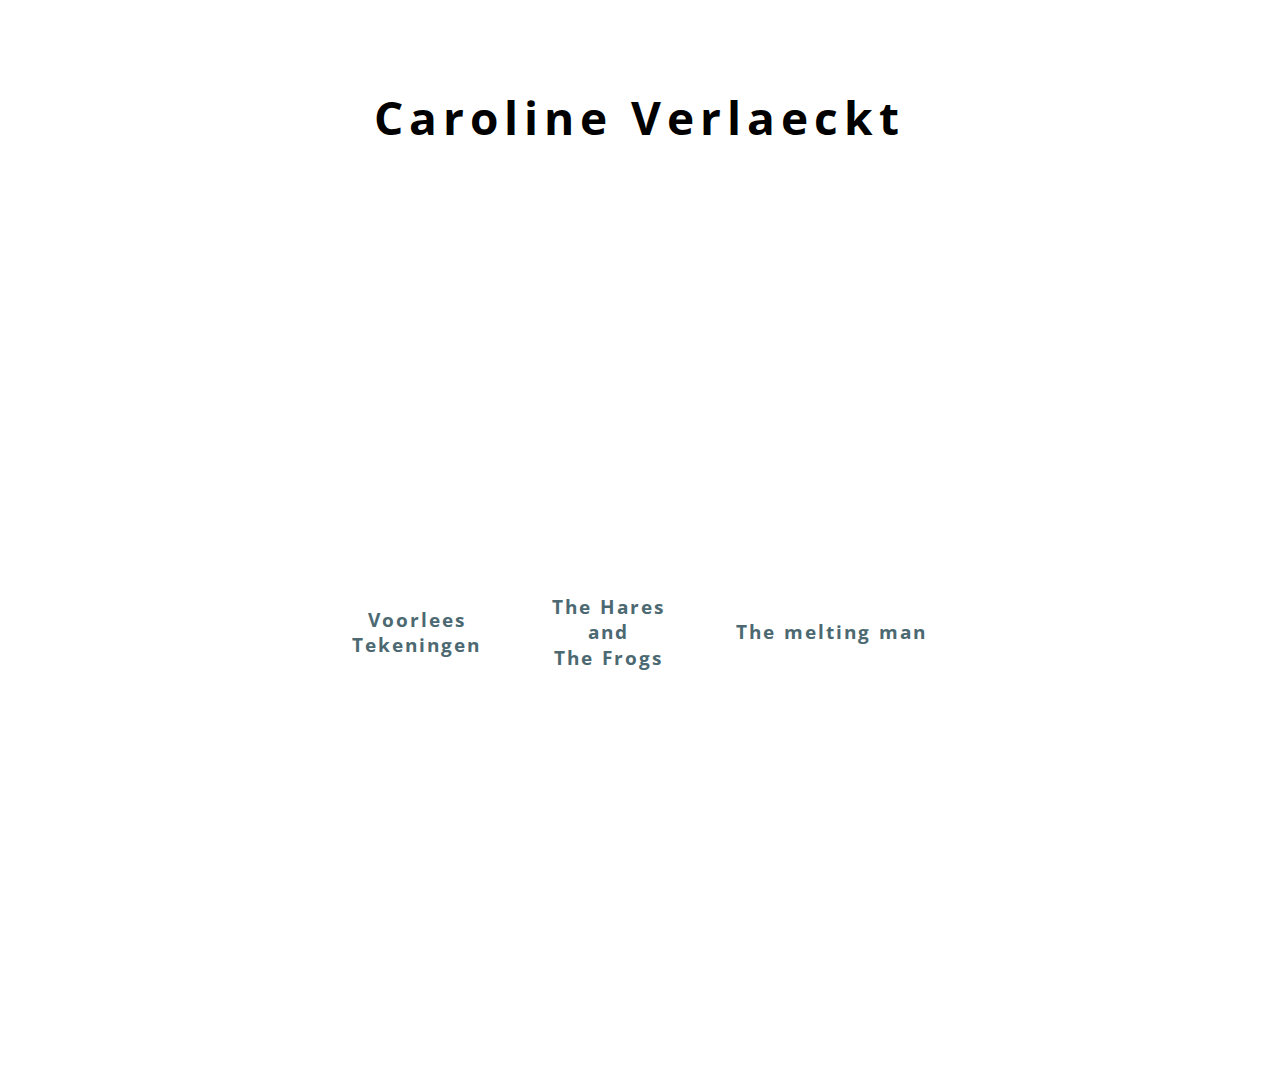
<file: index.html>
<!DOCTYPE html>
<html>
<head>
  <!-- Site made with Mobirise Website Builder v3.12.1, https://mobirise.com -->
  <meta charset="UTF-8">
  <meta http-equiv="X-UA-Compatible" content="IE=edge">
  <meta name="generator" content="Mobirise v3.12.1, mobirise.com">
  <meta name="viewport" content="width=device-width, initial-scale=1">
  <link rel="shortcut icon" href="assets/images/logo.png" type="image/x-icon">
  <meta name="description" content="">
  
  <link rel="stylesheet" href="https://fonts.googleapis.com/css?family=Roboto:700,400&amp;subset=cyrillic,latin,greek,vietnamese">
  <link rel="stylesheet" href="assets/bootstrap/css/bootstrap.min.css">
  <link rel="stylesheet" href="assets/animate.css/animate.min.css">
  <link rel="stylesheet" href="assets/mobirise/css/style.css">
  <link rel="stylesheet" href="assets/mobirise/css/mbr-additional.css" type="text/css">
  
  
  
</head>
<body>
<section class="mbr-section mbr-section--relative mbr-section--fixed-size" id="content5-6" style="background-color: rgb(255, 255, 255);">
    
    <div class="mbr-section__container container mbr-section__container--first" style="padding-top: 93px;">
        <div class="mbr-header mbr-header--wysiwyg row">
            <div class="col-sm-8 col-sm-offset-2">
                <h3 class="mbr-header__text">Caroline Verlaeckt</h3>
                
            </div>
        </div>
    </div>
    <div class="mbr-section__container container mbr-section__container--last" style="padding-bottom: 0px;">
        <div class="row">
            <div class="mbr-article mbr-article--wysiwyg col-sm-8 col-sm-offset-2"></div>
        </div>
    </div>
    
</section>

<section class="engine"><a rel="external" href="https://mobirise.com">Mobirise</a></section><section class="mbr-box mbr-section mbr-section--relative mbr-section--fixed-size mbr-section--full-height mbr-section--bg-adapted" id="header4-8" style="background-color: rgb(255, 255, 255);">
    <div class="mbr-box__magnet mbr-box__magnet--sm-padding mbr-box__magnet--center-center">
        
        <div class="mbr-box__container mbr-section__container container">
            <div class="mbr-box mbr-box--stretched"><div class="mbr-box__magnet mbr-box__magnet--center-center">
                <div class="row"><div class=" col-sm-8 col-sm-offset-2">
                    <div class="mbr-hero animated fadeInUp">
                        
                        
                    </div>
                    <div class="mbr-buttons btn-inverse mbr-buttons--center"><a class="mbr-buttons__btn btn btn-lg animated fadeInUp delay btn-link" href="tekeningen1.html" target="_blank">Voorlees<br>Tekeningen<br></a> <a class="mbr-buttons__btn btn btn-lg animated fadeInUp delay btn-link" href="tolsoty1.html" target="_blank">The Hares<br>and<br>The Frogs<br></a> <a class="mbr-buttons__btn btn btn-lg animated fadeInUp delay btn-link" href="meltingman1.html" target="_blank">The melting man</a></div>
                </div></div>
            </div></div>
        </div>
        
    </div>
</section>


  <script src="assets/web/assets/jquery/jquery.min.js"></script>
  <script src="assets/bootstrap/js/bootstrap.min.js"></script>
  <script src="assets/smooth-scroll/smooth-scroll.js"></script>
  <script src="assets/mobirise/js/script.js"></script>
  
  
</body>
</html>
</file>
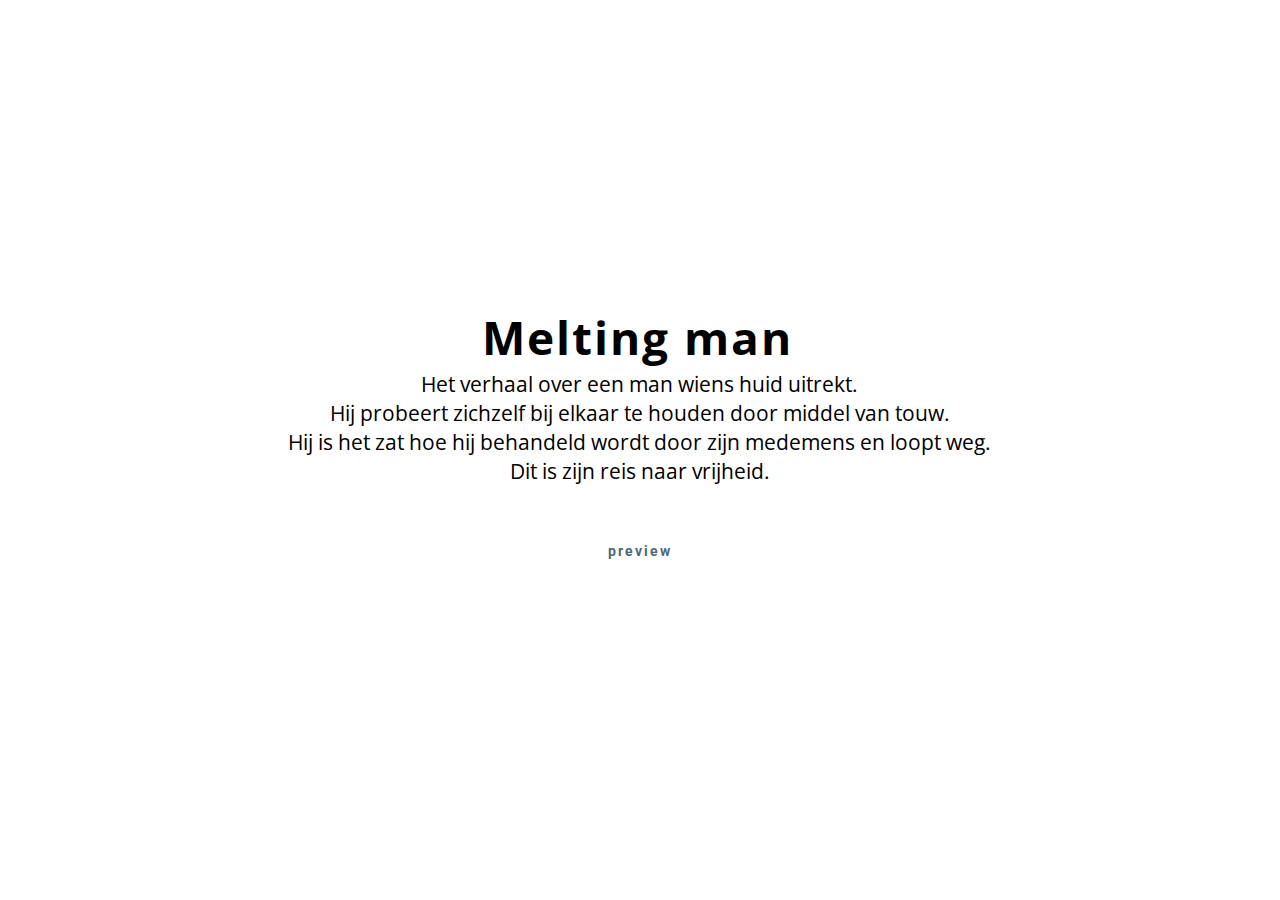
<file: meltingman1.html>
<!DOCTYPE html>
<html>
<head>
  <!-- Site made with Mobirise Website Builder v3.12.1, https://mobirise.com -->
  <meta charset="UTF-8">
  <meta http-equiv="X-UA-Compatible" content="IE=edge">
  <meta name="generator" content="Mobirise v3.12.1, mobirise.com">
  <meta name="viewport" content="width=device-width, initial-scale=1">
  <link rel="shortcut icon" href="assets/images/logo.png" type="image/x-icon">
  <meta name="description" content="Website Generator Description">
  <title>smeltman</title>
  <link rel="stylesheet" href="https://fonts.googleapis.com/css?family=Roboto:700,400&amp;subset=cyrillic,latin,greek,vietnamese">
  <link rel="stylesheet" href="assets/bootstrap/css/bootstrap.min.css">
  <link rel="stylesheet" href="assets/animate.css/animate.min.css">
  <link rel="stylesheet" href="assets/mobirise/css/style.css">
  <link rel="stylesheet" href="assets/mobirise/css/mbr-additional.css" type="text/css">
  
  
  
</head>
<body>
<section class="mbr-box mbr-section mbr-section--relative mbr-section--fixed-size mbr-section--full-height mbr-section--bg-adapted" id="header4-1" style="background-color: rgb(255, 255, 255);">
    <div class="mbr-box__magnet mbr-box__magnet--sm-padding mbr-box__magnet--center-center">
        
        <div class="mbr-box__container mbr-section__container container">
            <div class="mbr-box mbr-box--stretched"><div class="mbr-box__magnet mbr-box__magnet--center-center">
                <div class="row"><div class=" col-sm-8 col-sm-offset-2">
                    <div class="mbr-hero animated fadeInUp">
                        <h1 class="mbr-hero__text">Melting man</h1>
                        <p class="mbr-hero__subtext">Het verhaal over een man wiens huid uitrekt.<br>Hij probeert zichzelf bij elkaar te houden door middel van touw.<br>Hij is het zat hoe hij behandeld wordt door zijn medemens en loopt weg.<br>Dit is zijn reis naar vrijheid.</p>
                    </div>
                    <div class="mbr-buttons btn-inverse mbr-buttons--center"><a class="mbr-buttons__btn btn btn-lg animated fadeInUp delay btn-link" href="https://mobirise.com">preview</a> </div>
                </div></div>
            </div></div>
        </div>
        
    </div>
</section>


  <section class="engine"><a rel="external" href="https://mobirise.com">mobirise.com</a></section><script src="assets/web/assets/jquery/jquery.min.js"></script>
  <script src="assets/bootstrap/js/bootstrap.min.js"></script>
  <script src="assets/smooth-scroll/smooth-scroll.js"></script>
  <script src="assets/mobirise/js/script.js"></script>
  
  
</body>
</html>
</file>
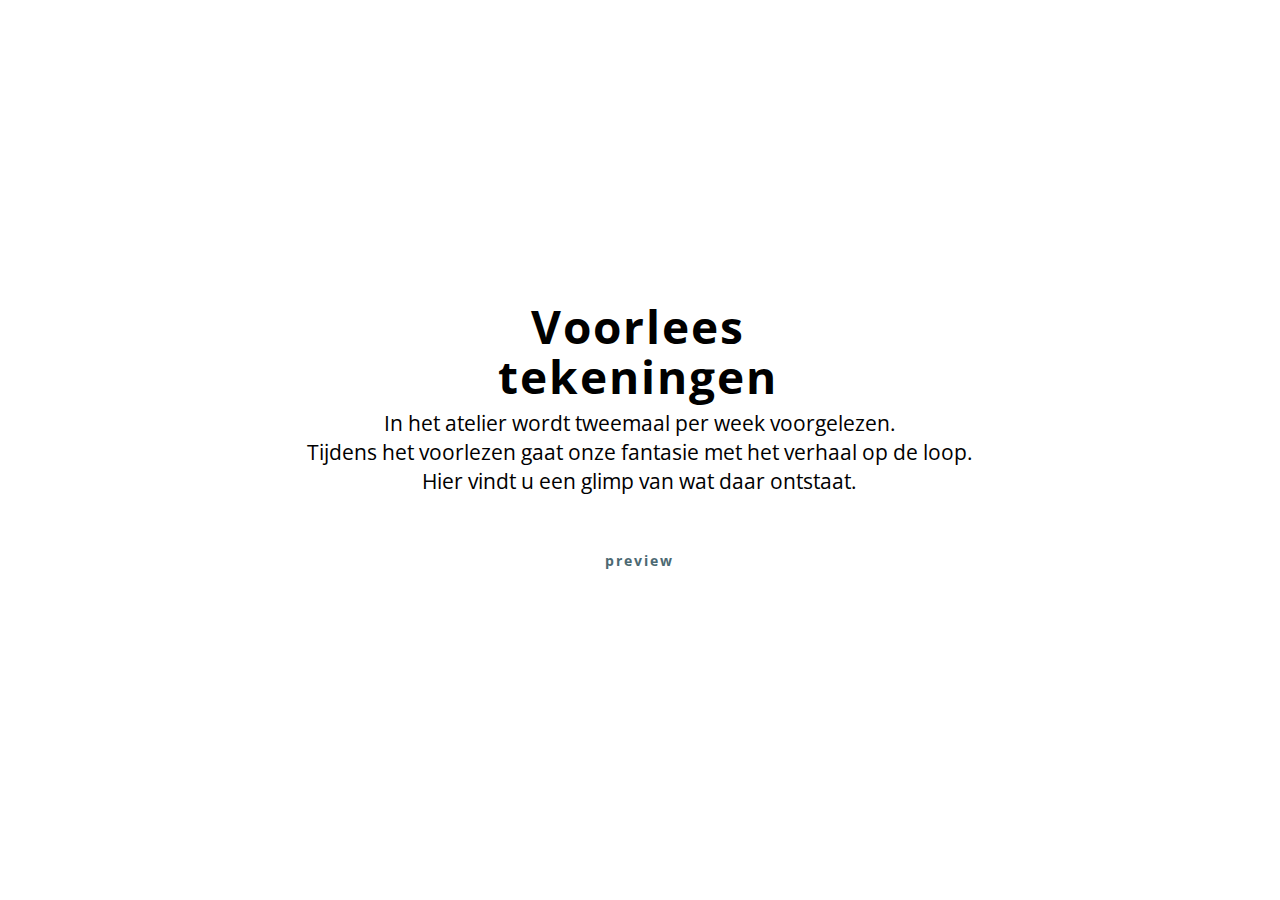
<file: tekeningen1.html>
<!DOCTYPE html>
<html>
<head>
  <!-- Site made with Mobirise Website Builder v3.12.1, https://mobirise.com -->
  <meta charset="UTF-8">
  <meta http-equiv="X-UA-Compatible" content="IE=edge">
  <meta name="generator" content="Mobirise v3.12.1, mobirise.com">
  <meta name="viewport" content="width=device-width, initial-scale=1">
  <link rel="shortcut icon" href="assets/images/logo.png" type="image/x-icon">
  <meta name="description" content="">
  <title>tekeningen hallo</title>
  <link rel="stylesheet" href="https://fonts.googleapis.com/css?family=Roboto:700,400&amp;subset=cyrillic,latin,greek,vietnamese">
  <link rel="stylesheet" href="assets/bootstrap/css/bootstrap.min.css">
  <link rel="stylesheet" href="assets/animate.css/animate.min.css">
  <link rel="stylesheet" href="assets/mobirise/css/style.css">
  <link rel="stylesheet" href="assets/mobirise/css/mbr-additional.css" type="text/css">
  
  
  
</head>
<body>
<section class="mbr-box mbr-section mbr-section--relative mbr-section--fixed-size mbr-section--full-height mbr-section--bg-adapted" id="header4-10" style="background-color: rgb(255, 255, 255);">
    <div class="mbr-box__magnet mbr-box__magnet--sm-padding mbr-box__magnet--center-center">
        
        <div class="mbr-box__container mbr-section__container container">
            <div class="mbr-box mbr-box--stretched"><div class="mbr-box__magnet mbr-box__magnet--center-center">
                <div class="row"><div class=" col-sm-8 col-sm-offset-2">
                    <div class="mbr-hero animated fadeInUp">
                        <h1 class="mbr-hero__text">Voorlees <br>tekeningen</h1>
                        <p class="mbr-hero__subtext">In het atelier wordt tweemaal per week voorgelezen. <br>Tijdens het voorlezen gaat onze fantasie met het verhaal op de loop. <br>Hier vindt u een glimp van wat daar ontstaat.<br></p>
                    </div>
                    <div class="mbr-buttons btn-inverse mbr-buttons--center"><a class="mbr-buttons__btn btn btn-lg animated fadeInUp delay btn-link" href="tekeningen2.html">preview</a> </div>
                </div></div>
            </div></div>
        </div>
        
    </div>
</section>


  <section class="engine"><a rel="external" href="https://mobirise.com">Mobirise Site Generator</a></section><script src="assets/web/assets/jquery/jquery.min.js"></script>
  <script src="assets/bootstrap/js/bootstrap.min.js"></script>
  <script src="assets/smooth-scroll/smooth-scroll.js"></script>
  <script src="assets/mobirise/js/script.js"></script>
  
  
</body>
</html>
</file>
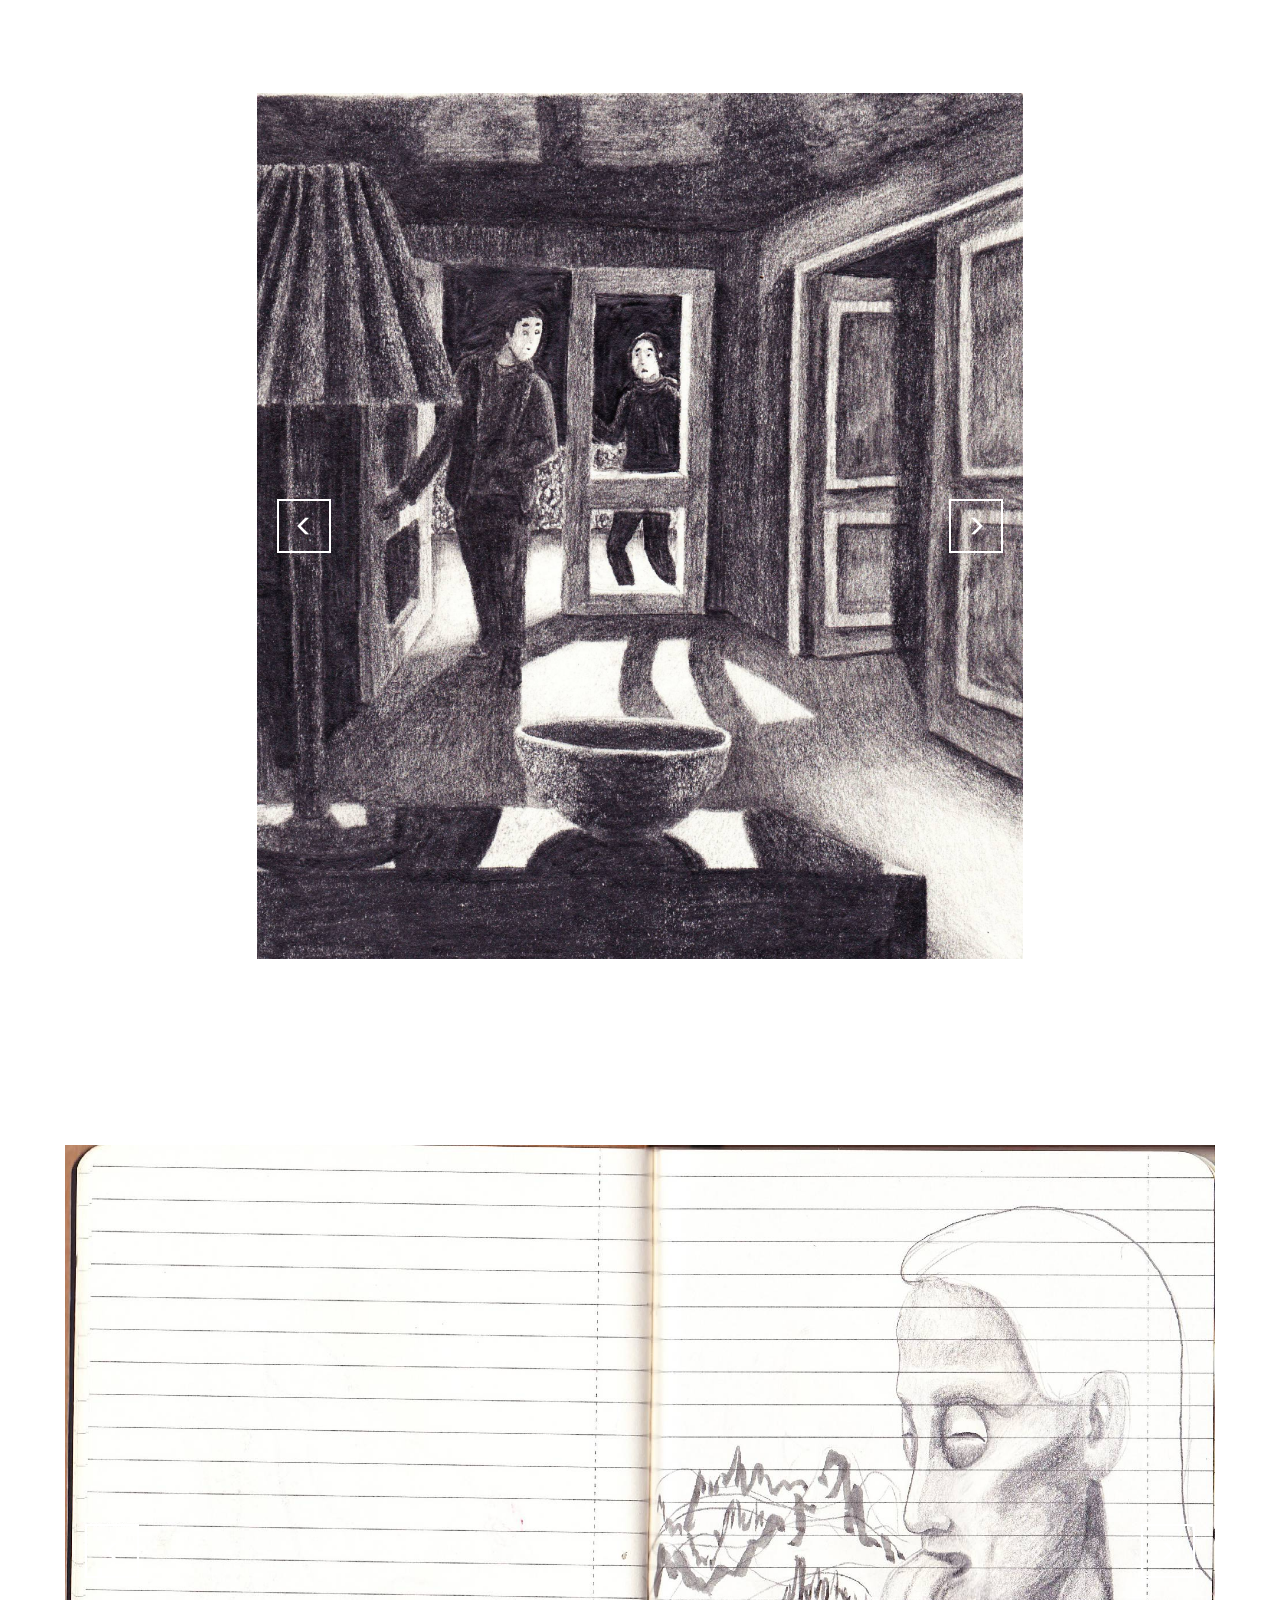
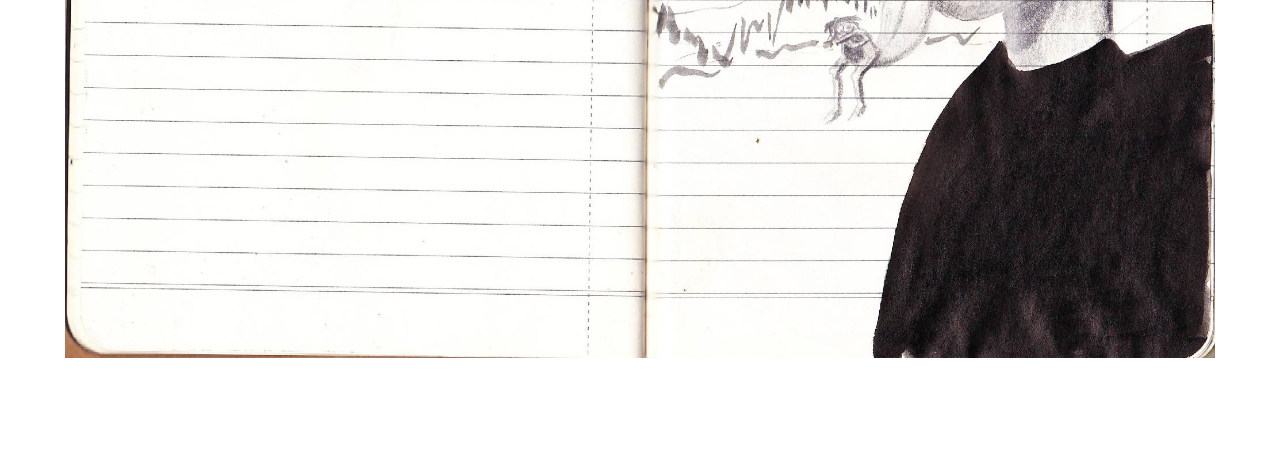
<file: tekeningen2.html>
<!DOCTYPE html>
<html>
<head>
  <!-- Site made with Mobirise Website Builder v3.12.1, https://mobirise.com -->
  <meta charset="UTF-8">
  <meta http-equiv="X-UA-Compatible" content="IE=edge">
  <meta name="generator" content="Mobirise v3.12.1, mobirise.com">
  <meta name="viewport" content="width=device-width, initial-scale=1">
  <link rel="shortcut icon" href="assets/images/logo.png" type="image/x-icon">
  <meta name="description" content="">
  <title>voorlees tekeningen</title>
  <link rel="stylesheet" href="https://fonts.googleapis.com/css?family=Roboto:700,400&amp;subset=cyrillic,latin,greek,vietnamese">
  <link rel="stylesheet" href="assets/bootstrap/css/bootstrap.min.css">
  <link rel="stylesheet" href="assets/mobirise/css/style.css">
  <link rel="stylesheet" href="assets/mobirise-slider/style.css">
  <link rel="stylesheet" href="assets/mobirise/css/mbr-additional.css" type="text/css">
  
  
  
</head>
<body>
<section class="mbr-slider mbr-section mbr-section--no-padding carousel slide" data-ride="carousel" data-wrap="true" data-interval="false" id="slider2-5">
    <div class="mbr-section__container container article-slider mbr-section__container--isolated">
        <div class=" col-sm-8 col-sm-offset-2">
            
            <div class="carousel-inner" role="listbox">
                <div class="mbr-box mbr-section mbr-section--relative mbr-section--fixed-size mbr-section--bg-adapted item dark center active">
                    <div class="mbr-box__magnet mbr-box__magnet--center-center">
                                            
                        <div>
                            <img src="assets/images/scn-0001-2152x2430-21.jpg">
                            <div class="row">
                                <div class=" col-md-8 col-md-offset-2">  

                                <div class="mbr-hero">
                                    

                                    
                                </div>
                                
                                </div>
                            </div>
                        </div>
                    </div>
                </div><div class="mbr-box mbr-section mbr-section--relative mbr-section--fixed-size mbr-section--bg-adapted item dark center">
                    <div class="mbr-box__magnet mbr-box__magnet--center-center">
                                            
                        <div>
                            <img src="assets/images/scn-0006-2228x3244-55.jpg">
                            <div class="row">
                                <div class=" col-md-8 col-md-offset-2">  

                                <div class="mbr-hero">
                                    

                                    
                                </div>
                                
                                </div>
                            </div>
                        </div>
                    </div>
                </div><div class="mbr-box mbr-section mbr-section--relative mbr-section--fixed-size mbr-section--bg-adapted item dark center">
                    <div class="mbr-box__magnet mbr-box__magnet--center-center">
                                            
                        <div>
                            <img src="assets/images/scn-0007-2420x3436-54.jpg">
                            <div class="row">
                                <div class=" col-md-8 col-md-offset-2">  

                                <div class="mbr-hero">
                                    

                                    
                                </div>
                                
                                </div>
                            </div>
                        </div>
                    </div>
                </div><div class="mbr-box mbr-section mbr-section--relative mbr-section--fixed-size mbr-section--bg-adapted item dark center">
                    <div class="mbr-box__magnet mbr-box__magnet--center-center">
                                            
                        <div>
                            <img src="assets/images/scn-0008-2204x3220-22.jpg">
                            <div class="row">
                                <div class=" col-md-8 col-md-offset-2">  

                                <div class="mbr-hero">
                                    

                                    
                                </div>
                                
                                </div>
                            </div>
                        </div>
                    </div>
                </div>
            </div>
            
            <a data-app-prevent-settings="" class="left carousel-control" role="button" data-slide="prev" href="#slider2-5">
                <span class="glyphicon glyphicon-menu-left" aria-hidden="true"></span>
                <span class="sr-only">Previous</span>
            </a>
            <a data-app-prevent-settings="" class="right carousel-control" role="button" data-slide="next" href="#slider2-5">
                <span class="glyphicon glyphicon-menu-right" aria-hidden="true"></span>
                <span class="sr-only">Next</span>
            </a>
        </div>
    </div>
</section>

<section class="engine"><a rel="external" href="https://mobirise.com">Mobirise Web Site Creator</a></section><section class="mbr-slider mbr-section mbr-section--no-padding carousel slide" data-ride="carousel" data-wrap="true" data-interval="false" id="slider-2" style="background-color: rgb(255, 255, 255);">
    <div class="mbr-section__container container boxed-slider" style="padding-top: 93px; padding-bottom: 93px;">
        <div>
            
            <div class="carousel-inner" role="listbox">
                <div class="mbr-box mbr-section mbr-section--relative mbr-section--fixed-size mbr-section--bg-adapted item dark center active">
                    <div class="mbr-box__magnet mbr-box__magnet--center-right">
                                            
                        <div>
                            <img src="assets/images/scn-2000x1414.jpg">
                            <div class="row">
                                <div class=" col-md-6 col-md-offset-5">  

                                <div class="mbr-hero">
                                    

                                    
                                </div>
                                
                                </div>
                            </div>
                        </div>
                    </div>
                </div><div class="mbr-box mbr-section mbr-section--relative mbr-section--fixed-size mbr-section--bg-adapted item dark center">
                    <div class="mbr-box__magnet mbr-box__magnet--center-left">
                                            
                        <div>
                            <img src="assets/images/scn-2000x1413.jpg">
                            <div class="row">
                                <div class=" col-md-6 col-md-offset-1">  

                                <div class="mbr-hero">
                                    

                                    
                                </div>
                                
                                </div>
                            </div>
                        </div>
                    </div>
                </div><div class="mbr-box mbr-section mbr-section--relative mbr-section--fixed-size mbr-section--bg-adapted item dark center">
                    <div class="mbr-box__magnet mbr-box__magnet--center-center">
                                            
                        <div>
                            <img src="assets/images/scn-1-2000x1413.jpg">
                            <div class="row">
                                <div class=" col-md-8 col-md-offset-2">  

                                <div class="mbr-hero">
                                    

                                    
                                </div>
                                
                                </div>
                            </div>
                        </div>
                    </div>
                </div><div class="mbr-box mbr-section mbr-section--relative mbr-section--fixed-size mbr-section--bg-adapted item dark center">
                    <div class="mbr-box__magnet mbr-box__magnet--center-center">
                                            
                        <div>
                            <img src="assets/images/scn-1-2000x1414.jpg">
                            <div class="row">
                                <div class=" col-md-8 col-md-offset-2">  

                                <div class="mbr-hero">
                                    

                                    
                                </div>
                                
                                </div>
                            </div>
                        </div>
                    </div>
                </div><div class="mbr-box mbr-section mbr-section--relative mbr-section--fixed-size mbr-section--bg-adapted item dark center">
                    <div class="mbr-box__magnet mbr-box__magnet--center-center">
                                            
                        <div>
                            <img src="assets/images/scn-2-2000x1414.jpg">
                            <div class="row">
                                <div class=" col-md-8 col-md-offset-2">  

                                <div class="mbr-hero">
                                    

                                    
                                </div>
                                
                                </div>
                            </div>
                        </div>
                    </div>
                </div><div class="mbr-box mbr-section mbr-section--relative mbr-section--fixed-size mbr-section--bg-adapted item dark center">
                    <div class="mbr-box__magnet mbr-box__magnet--center-center">
                                            
                        <div>
                            <img src="assets/images/scn-2000x2831.jpg">
                            <div class="row">
                                <div class=" col-md-8 col-md-offset-2">  

                                <div class="mbr-hero">
                                    

                                    
                                </div>
                                
                                </div>
                            </div>
                        </div>
                    </div>
                </div>
            </div>
            
            <a data-app-prevent-settings="" class="left carousel-control" role="button" data-slide="prev" href="#slider-2">
                <span class="glyphicon glyphicon-menu-left" aria-hidden="true"></span>
                <span class="sr-only">Previous</span>
            </a>
            <a data-app-prevent-settings="" class="right carousel-control" role="button" data-slide="next" href="#slider-2">
                <span class="glyphicon glyphicon-menu-right" aria-hidden="true"></span>
                <span class="sr-only">Next</span>
            </a>
        </div>
    </div>
</section>


  <script src="assets/web/assets/jquery/jquery.min.js"></script>
  <script src="assets/bootstrap/js/bootstrap.min.js"></script>
  <script src="assets/smooth-scroll/smooth-scroll.js"></script>
  <script src="assets/bootstrap-carousel-swipe/bootstrap-carousel-swipe.js"></script>
  <script src="assets/mobirise/js/script.js"></script>
  
  
</body>
</html>
</file>
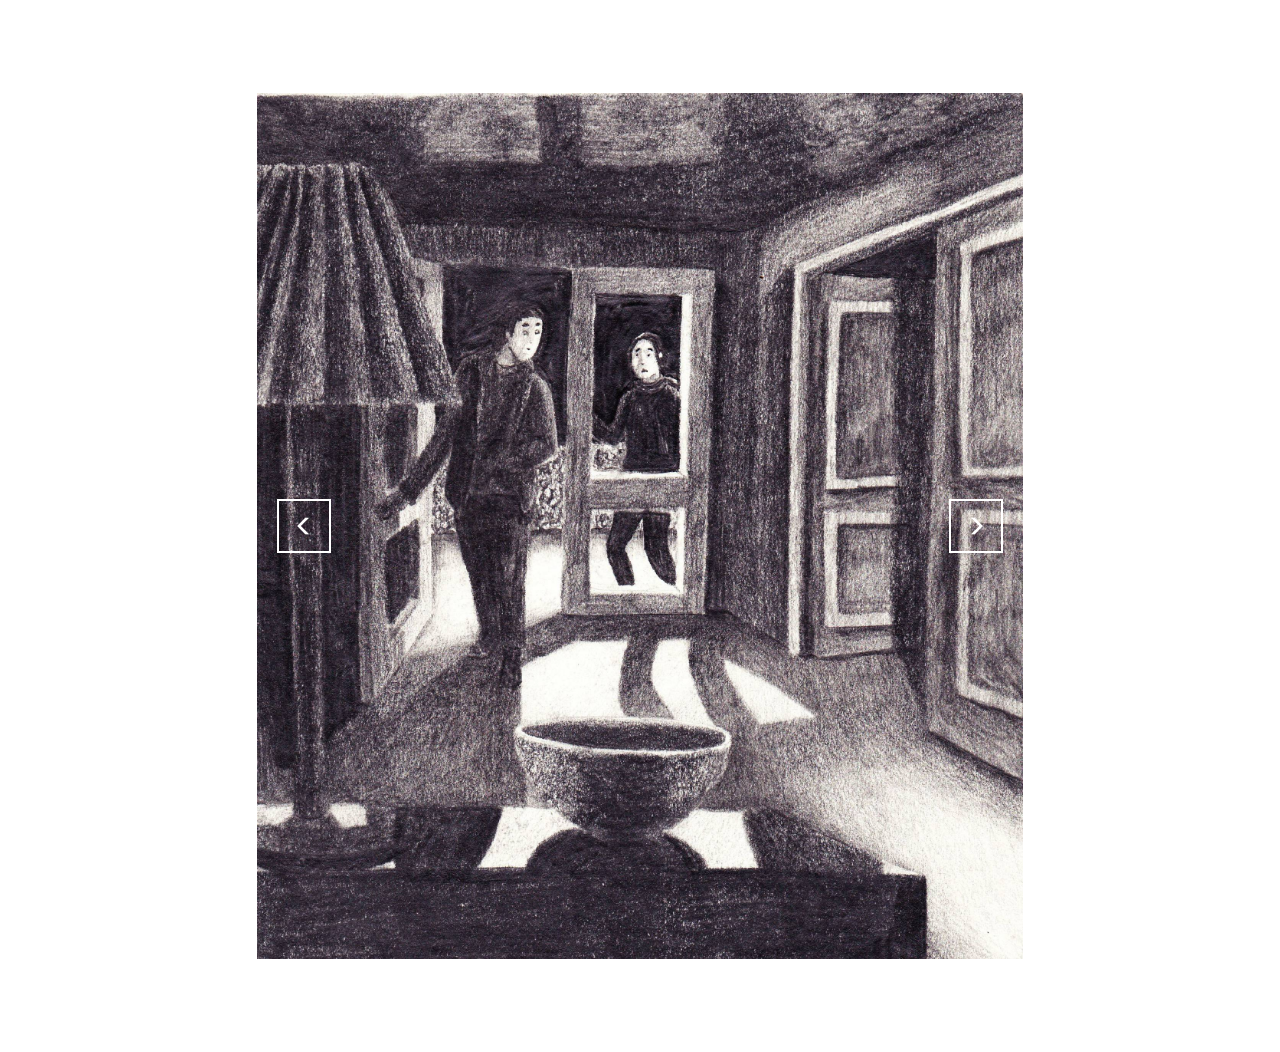
<file: tekeningen3.html>
<!DOCTYPE html>
<html>
<head>
  <!-- Site made with Mobirise Website Builder v3.12.1, https://mobirise.com -->
  <meta charset="UTF-8">
  <meta http-equiv="X-UA-Compatible" content="IE=edge">
  <meta name="generator" content="Mobirise v3.12.1, mobirise.com">
  <meta name="viewport" content="width=device-width, initial-scale=1">
  <link rel="shortcut icon" href="assets/images/logo.png" type="image/x-icon">
  <meta name="description" content="">
  <title>voorlees tekeningen</title>
  <link rel="stylesheet" href="https://fonts.googleapis.com/css?family=Roboto:700,400&amp;subset=cyrillic,latin,greek,vietnamese">
  <link rel="stylesheet" href="assets/bootstrap/css/bootstrap.min.css">
  <link rel="stylesheet" href="assets/mobirise/css/style.css">
  <link rel="stylesheet" href="assets/mobirise-slider/style.css">
  <link rel="stylesheet" href="assets/mobirise/css/mbr-additional.css" type="text/css">
  
  
  
</head>
<body>
<section class="mbr-slider mbr-section mbr-section--no-padding carousel slide" data-ride="carousel" data-wrap="true" data-interval="false" id="slider2-5">
    <div class="mbr-section__container container article-slider mbr-section__container--isolated">
        <div class=" col-sm-8 col-sm-offset-2">
            
            <div class="carousel-inner" role="listbox">
                <div class="mbr-box mbr-section mbr-section--relative mbr-section--fixed-size mbr-section--bg-adapted item dark center active">
                    <div class="mbr-box__magnet mbr-box__magnet--center-center">
                                            
                        <div>
                            <img src="assets/images/scn-0001-2152x2430-21.jpg">
                            <div class="row">
                                <div class=" col-md-8 col-md-offset-2">  

                                <div class="mbr-hero">
                                    

                                    
                                </div>
                                
                                </div>
                            </div>
                        </div>
                    </div>
                </div><div class="mbr-box mbr-section mbr-section--relative mbr-section--fixed-size mbr-section--bg-adapted item dark center">
                    <div class="mbr-box__magnet mbr-box__magnet--center-center">
                                            
                        <div>
                            <img src="assets/images/scn-0006-2228x3244-55.jpg">
                            <div class="row">
                                <div class=" col-md-8 col-md-offset-2">  

                                <div class="mbr-hero">
                                    

                                    
                                </div>
                                
                                </div>
                            </div>
                        </div>
                    </div>
                </div><div class="mbr-box mbr-section mbr-section--relative mbr-section--fixed-size mbr-section--bg-adapted item dark center">
                    <div class="mbr-box__magnet mbr-box__magnet--center-center">
                                            
                        <div>
                            <img src="assets/images/scn-0007-2420x3436-54.jpg">
                            <div class="row">
                                <div class=" col-md-8 col-md-offset-2">  

                                <div class="mbr-hero">
                                    

                                    
                                </div>
                                
                                </div>
                            </div>
                        </div>
                    </div>
                </div><div class="mbr-box mbr-section mbr-section--relative mbr-section--fixed-size mbr-section--bg-adapted item dark center">
                    <div class="mbr-box__magnet mbr-box__magnet--center-center">
                                            
                        <div>
                            <img src="assets/images/scn-0008-2204x3220-22.jpg">
                            <div class="row">
                                <div class=" col-md-8 col-md-offset-2">  

                                <div class="mbr-hero">
                                    

                                    
                                </div>
                                
                                </div>
                            </div>
                        </div>
                    </div>
                </div>
            </div>
            
            <a data-app-prevent-settings="" class="left carousel-control" role="button" data-slide="prev" href="#slider2-5">
                <span class="glyphicon glyphicon-menu-left" aria-hidden="true"></span>
                <span class="sr-only">Previous</span>
            </a>
            <a data-app-prevent-settings="" class="right carousel-control" role="button" data-slide="next" href="#slider2-5">
                <span class="glyphicon glyphicon-menu-right" aria-hidden="true"></span>
                <span class="sr-only">Next</span>
            </a>
        </div>
    </div>
</section>


  <section class="engine"><a rel="external" href="https://mobirise.com">Mobirise Website Builder</a></section><script src="assets/web/assets/jquery/jquery.min.js"></script>
  <script src="assets/bootstrap/js/bootstrap.min.js"></script>
  <script src="assets/smooth-scroll/smooth-scroll.js"></script>
  <script src="assets/bootstrap-carousel-swipe/bootstrap-carousel-swipe.js"></script>
  <script src="assets/mobirise/js/script.js"></script>
  
  
</body>
</html>
</file>
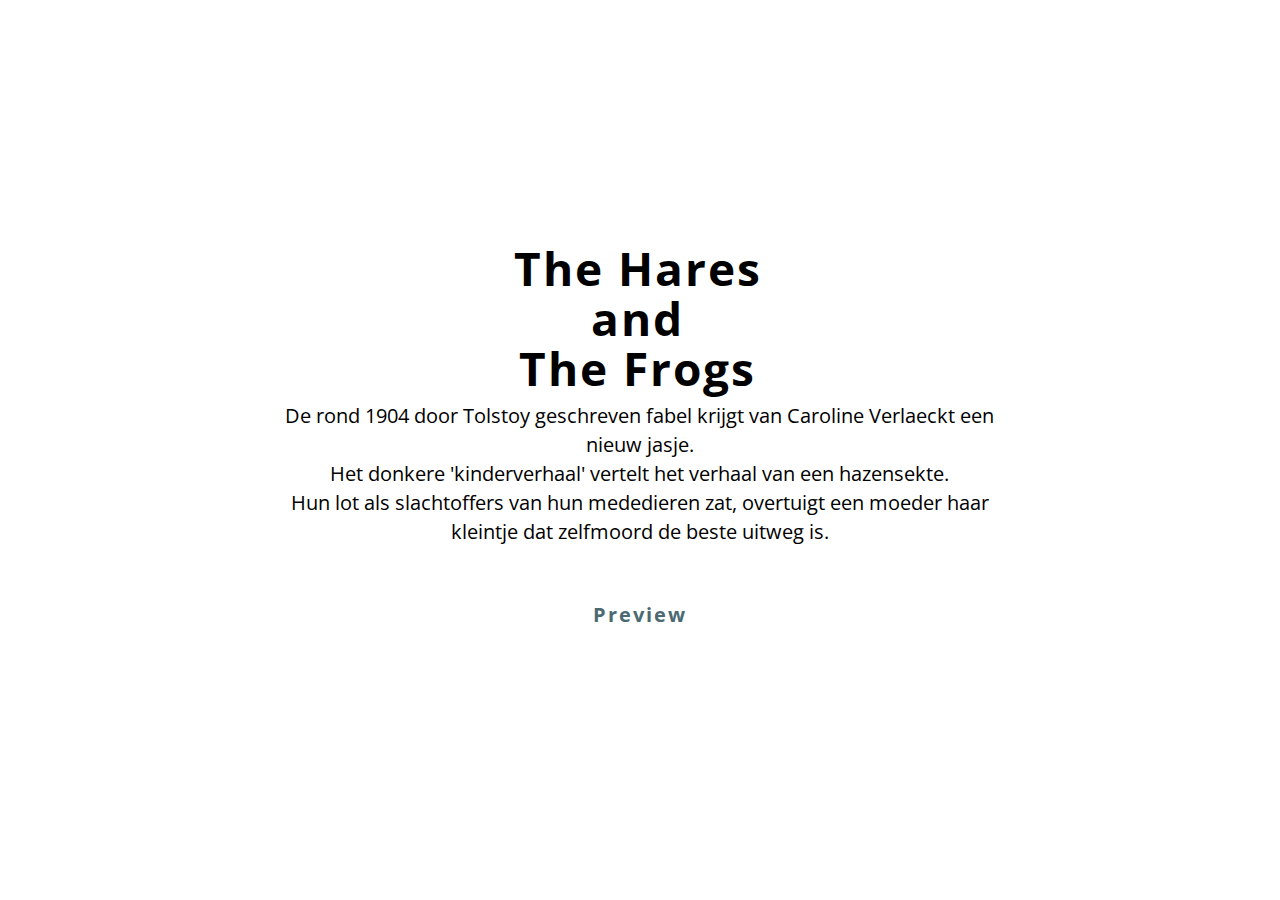
<file: tolsoty1.html>
<!DOCTYPE html>
<html>
<head>
  <!-- Site made with Mobirise Website Builder v3.12.1, https://mobirise.com -->
  <meta charset="UTF-8">
  <meta http-equiv="X-UA-Compatible" content="IE=edge">
  <meta name="generator" content="Mobirise v3.12.1, mobirise.com">
  <meta name="viewport" content="width=device-width, initial-scale=1">
  <link rel="shortcut icon" href="assets/images/logo.png" type="image/x-icon">
  <meta name="description" content="">
  <title>tolstoy hallo</title>
  <link rel="stylesheet" href="https://fonts.googleapis.com/css?family=Roboto:700,400&amp;subset=cyrillic,latin,greek,vietnamese">
  <link rel="stylesheet" href="assets/bootstrap/css/bootstrap.min.css">
  <link rel="stylesheet" href="assets/animate.css/animate.min.css">
  <link rel="stylesheet" href="assets/mobirise/css/style.css">
  <link rel="stylesheet" href="assets/mobirise/css/mbr-additional.css" type="text/css">
  
  
  
</head>
<body>
<section class="mbr-box mbr-section mbr-section--relative mbr-section--fixed-size mbr-section--full-height mbr-section--bg-adapted" id="header4-9" style="background-color: rgb(255, 255, 255);">
    <div class="mbr-box__magnet mbr-box__magnet--sm-padding mbr-box__magnet--center-center">
        
        <div class="mbr-box__container mbr-section__container container">
            <div class="mbr-box mbr-box--stretched"><div class="mbr-box__magnet mbr-box__magnet--center-center">
                <div class="row"><div class=" col-sm-8 col-sm-offset-2">
                    <div class="mbr-hero animated fadeInUp">
                        <h1 class="mbr-hero__text">The Hares <br>and <br>The Frogs<br></h1>
                        <p class="mbr-hero__subtext">De rond 1904 door Tolstoy geschreven fabel krijgt van Caroline Verlaeckt een nieuw jasje. <br>Het donkere 'kinderverhaal' vertelt het verhaal van een hazensekte.<br>Hun lot als slachtoffers van hun mededieren zat, overtuigt een moeder haar kleintje dat zelfmoord de beste uitweg is.<br></p>
                    </div>
                    <div class="mbr-buttons btn-inverse mbr-buttons--center"> <a class="mbr-buttons__btn btn btn-lg animated fadeInUp delay btn-link" href="tolstoy2.html">Preview</a> </div>
                </div></div>
            </div></div>
        </div>
        
    </div>
</section>


  <section class="engine"><a rel="external" href="https://mobirise.com">Mobirise</a></section><script src="assets/web/assets/jquery/jquery.min.js"></script>
  <script src="assets/bootstrap/js/bootstrap.min.js"></script>
  <script src="assets/smooth-scroll/smooth-scroll.js"></script>
  <script src="assets/mobirise/js/script.js"></script>
  
  
</body>
</html>
</file>
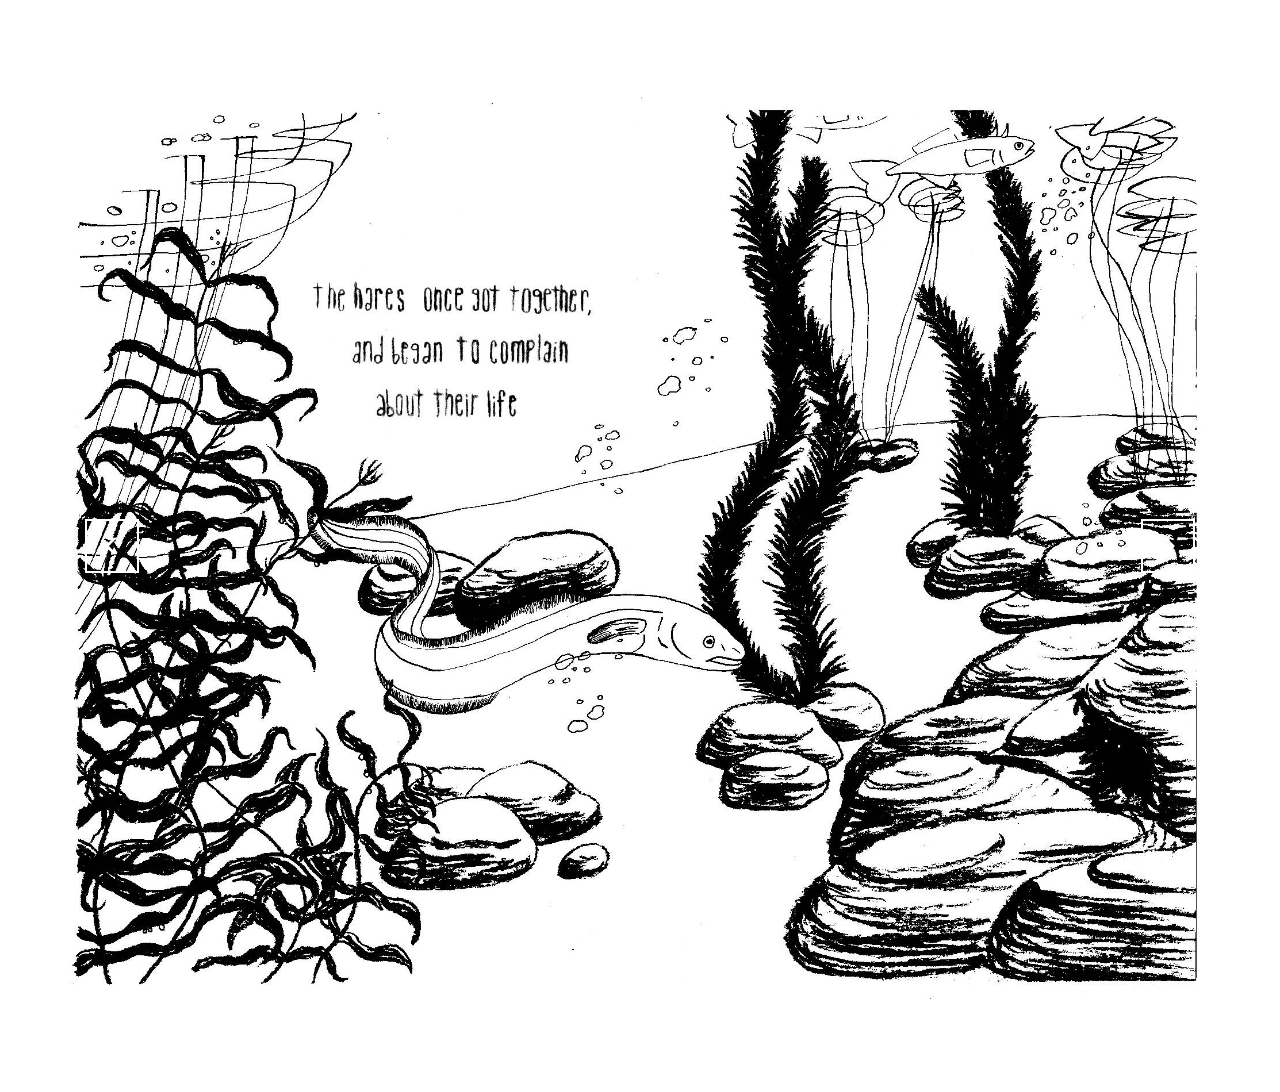
<file: tolstoy2.html>
<!DOCTYPE html>
<html>
<head>
  <!-- Site made with Mobirise Website Builder v3.12.1, https://mobirise.com -->
  <meta charset="UTF-8">
  <meta http-equiv="X-UA-Compatible" content="IE=edge">
  <meta name="generator" content="Mobirise v3.12.1, mobirise.com">
  <meta name="viewport" content="width=device-width, initial-scale=1">
  <link rel="shortcut icon" href="assets/images/logo.png" type="image/x-icon">
  <meta name="description" content="">
  <title>opdracht beschrijving</title>
  <link rel="stylesheet" href="https://fonts.googleapis.com/css?family=Roboto:700,400&amp;subset=cyrillic,latin,greek,vietnamese">
  <link rel="stylesheet" href="assets/bootstrap/css/bootstrap.min.css">
  <link rel="stylesheet" href="assets/mobirise/css/style.css">
  <link rel="stylesheet" href="assets/mobirise-slider/style.css">
  <link rel="stylesheet" href="assets/mobirise/css/mbr-additional.css" type="text/css">
  
  
  
</head>
<body>
<section class="mbr-slider mbr-section mbr-section--no-padding carousel slide" data-ride="carousel" data-wrap="true" data-interval="5000" id="slider-3" style="background-color: rgb(255, 255, 255);">
    <div class="mbr-section__container container boxed-slider" style="padding-top: 93px; padding-bottom: 93px;">
        <div>
            <ol class="carousel-indicators">
                <li data-app-prevent-settings="" data-target="#slider-3" data-slide-to="0" class="active"></li><li data-app-prevent-settings="" data-target="#slider-3" data-slide-to="1"></li><li data-app-prevent-settings="" data-target="#slider-3" data-slide-to="2"></li><li data-app-prevent-settings="" data-target="#slider-3" class="" data-slide-to="3"></li>
            </ol>
            <div class="carousel-inner" role="listbox">
                <div class="mbr-box mbr-section mbr-section--relative mbr-section--fixed-size mbr-section--bg-adapted item dark center active">
                    <div class="mbr-box__magnet mbr-box__magnet--center-center">
                                            
                        <div>
                            <img src="assets/images/p-1-2-3898x3071-30.jpg">
                            <div class="row">
                                <div class=" col-md-8 col-md-offset-2">  

                                <div class="mbr-hero">
                                    

                                    
                                </div>
                                
                                </div>
                            </div>
                        </div>
                    </div>
                </div><div class="mbr-box mbr-section mbr-section--relative mbr-section--fixed-size mbr-section--bg-adapted item dark center">
                    <div class="mbr-box__magnet mbr-box__magnet--center-center">
                                            
                        <div>
                            <img src="assets/images/p-3-4-3898x3071-85.jpg">
                            <div class="row">
                                <div class=" col-md-8 col-md-offset-2">  

                                <div class="mbr-hero">
                                    

                                    
                                </div>
                                
                                </div>
                            </div>
                        </div>
                    </div>
                </div><div class="mbr-box mbr-section mbr-section--relative mbr-section--fixed-size mbr-section--bg-adapted item dark center">
                    <div class="mbr-box__magnet mbr-box__magnet--center-center">
                                            
                        <div>
                            <img src="assets/images/p-5-6-3898x3071-33.jpg">
                            <div class="row">
                                <div class=" col-md-8 col-md-offset-2">  

                                <div class="mbr-hero">
                                    

                                    
                                </div>
                                
                                </div>
                            </div>
                        </div>
                    </div>
                </div><div class="mbr-box mbr-section mbr-section--relative mbr-section--fixed-size mbr-section--bg-adapted item dark center">
                    <div class="mbr-box__magnet mbr-box__magnet--center-center">
                                            
                        <div>
                            <img src="assets/images/p-7-8-3898x3071-69.jpg">
                            <div class="row">
                                <div class=" col-md-8 col-md-offset-2">  

                                <div class="mbr-hero">
                                    

                                    
                                </div>
                                
                                </div>
                            </div>
                        </div>
                    </div>
                </div>
            </div>
            
            <a data-app-prevent-settings="" class="left carousel-control" role="button" data-slide="prev" href="#slider-3">
                <span class="glyphicon glyphicon-menu-left" aria-hidden="true"></span>
                <span class="sr-only">Previous</span>
            </a>
            <a data-app-prevent-settings="" class="right carousel-control" role="button" data-slide="next" href="#slider-3">
                <span class="glyphicon glyphicon-menu-right" aria-hidden="true"></span>
                <span class="sr-only">Next</span>
            </a>
        </div>
    </div>
</section>


  <section class="engine"><a rel="external" href="https://mobirise.com">mobirise.com</a></section><script src="assets/web/assets/jquery/jquery.min.js"></script>
  <script src="assets/bootstrap/js/bootstrap.min.js"></script>
  <script src="assets/smooth-scroll/smooth-scroll.js"></script>
  <script src="assets/bootstrap-carousel-swipe/bootstrap-carousel-swipe.js"></script>
  <script src="assets/mobirise/js/script.js"></script>
  
  
</body>
</html>
</file>
<file: assets/mobirise/css/mbr-additional.css>
@import url(https://fonts.googleapis.com/css?family=Open+Sans+Condensed:300,700);




#content5-6 .mbr-header .mbr-header__text {
  text-align: center;
  color: #000000;
  font-family: 'Open Sans Condensed', sans-serif;
  font-size: 46px;
}
#content5-6 .mbr-header .mbr-header__subtext {
  text-align: center;
  color: #fff;
}
#content5-6 .mbr-article {
  color: #fff;
}
#header4-8 H1 {
  color: #000000;
  font-family: 'Open Sans Condensed', sans-serif;
}
#header4-8 P {
  color: #000000;
  font-family: 'Open Sans Condensed', sans-serif;
}
#header4-8 .btn {
  font-family: 'Open Sans Condensed', sans-serif;
  font-size: 19px;
}



#header4-9 H1 {
  color: #000000;
  font-family: 'Open Sans Condensed', sans-serif;
}
#header4-9 P {
  color: #000000;
  font-family: 'Open Sans Condensed', sans-serif;
  font-size: 20px;
}
#header4-9 .btn {
  font-size: 20px;
  font-family: 'Open Sans Condensed', sans-serif;
}


#header4-1 H1 {
  color: #000000;
  font-family: 'Open Sans Condensed', sans-serif;
}
#header4-1 P {
  color: #000000;
  font-family: 'Open Sans Condensed', sans-serif;
}



#header4-10 H1 {
  color: #000000;
  font-family: 'Open Sans Condensed', sans-serif;
}
#header4-10 P {
  color: #000000;
  font-family: 'Open Sans Condensed', sans-serif;
}
#header4-10 .btn {
  font-family: 'Open Sans Condensed', sans-serif;
}

#slider-2 H1 {
  color: #000000;
  text-align: left;
  font-family: 'Open Sans Condensed', sans-serif;
  font-size: 20px;
}
</file>
<file: assets/mobirise-slider/style.css>
/*-------

   Slider

-------*/
.mbr-slider .carousel-inner > .active,
.mbr-slider .carousel-inner > .next,
.mbr-slider .carousel-inner > .prev {
	display: table;
}
.mbr-slider .carousel-control {
    background-image: none;
    width: 54px;
    height: 54px;
    top: 50%;
    margin-top: -27px;
    line-height: 54px;
    border: 2px solid #fff;
    opacity: 1;
    text-shadow: none;
    z-index: 5;
    -webkit-transition: all 0.2s ease-in-out 0s;
    -o-transition: all 0.2s ease-in-out 0s;
    transition: all 0.2s ease-in-out 0s;
}
.mbr-slider .carousel-control.left {
	margin-left: 20px;
}
.mbr-slider .carousel-control.right {
	margin-right: 20px;
}
.mbr-slider .carousel-control:hover {
	background: #fff;
	color: #000;
}
.mbr-slider .carousel-indicators {
    bottom: 20px;
}
.mbr-slider .carousel-indicators li,
.mbr-slider .carousel-indicators .active {
    width: 15px;
    height: 15px;
    margin: 3px;
    border: 2px solid #ffffff;
}

@media (max-width: 767px) {
    .mbr-slider .carousel-control {
        top: auto;
        bottom: 20px;
    }
}
.mbr-slider .mbr-overlay {
    z-index: 0;
    opacity:0.5;
}
/* boxed model */
.mbr-slider > .boxed-slider {
    position: relative;
    padding: 93px 0;
}
.mbr-slider > .boxed-slider > div{
    position: relative;

}
.mbr-slider > .container .carousel-indicators {
    margin-bottom: 3px;
}
@media (max-width: 767px) {
    .mbr-slider > .container .carousel-control {
        margin-bottom: 0px;
    }
}
.mbr-slider > .container img {
    width: 100%;
}
.mbr-slider > .container img + .row {
    position: absolute;
    top: 50%;
    left: 0;
    right: 0;
    margin-left: 0;
    margin-right: 0;
    -webkit-transform: translateY(-50%);
    -moz-transform: translateY(-50%);
    transform: translateY(-50%);
}
.mbr-slider .mbr-section {
    padding-left: 0;
    padding-right: 0;
}

/* article layout */
.mbr-slider .article-slider > div {
    padding-left: 0;
    padding-right: 0;
}
.mbr-slider > .container.article-slider .carousel-indicators {
    margin-bottom: 0;
}
</file>
<file: assets/mobirise/css/style.css>
.is-builder .animated {
  -webkit-animation-name: none !important;
  animation-name: none !important;
}
html {
  position: relative;
  min-height: 100%;
}
.mbr-embedded-video {
  position: relative;
}
.mbr-background-video,
.mbr-background-video-preview {
  bottom: 0;
  left: 0;
  overflow: hidden;
  position: absolute;
  right: 0;
  top: 0;
}
.mbr-parallax-background,
.mbr-background {
  background-attachment: fixed !important;
  background-position: 50% 0;
  background-repeat: no-repeat;
  background-size: cover !important;
}
.mbr-hidden-scrollbar .mbr-parallax-background {
  background-size: auto 130%;
}
.mobile .mbr-parallax-background {
  background-attachment: scroll !important;
}
.mbr-background {
  background-attachment: scroll !important;
}
.mbr-navbar {
  position: relative;
  width: 100%;
}
.mbr-navbar:before {
  content: "";
  display: block;
}
.mbr-navbar__brand-link:after,
.mbr-navbar__brand-img {
  max-height: 74px;
  height: 100%;
}
.mbr-navbar:before,
.mbr-navbar__container {
  height: 98px;
}
.mbr-navbar--ss .mbr-navbar__brand-link:after,
.mbr-navbar--ss .mbr-navbar__brand-img {
  height: 74px;
}
.mbr-navbar--ss:before,
.mbr-navbar--ss .mbr-navbar__container {
  height: 98px;
}
.mbr-navbar--xs .mbr-navbar__brand-link:after,
.mbr-navbar--xs .mbr-navbar__brand-img {
  height: 32px;
}
.mbr-navbar--xs:before,
.mbr-navbar--xs .mbr-navbar__container {
  height: 56px;
}
.mbr-navbar--s .mbr-navbar__brand-link:after,
.mbr-navbar--s .mbr-navbar__brand-img {
  height: 48px;
}
.mbr-navbar--s:before,
.mbr-navbar--s .mbr-navbar__container {
  height: 72px;
}
.mbr-navbar--m .mbr-navbar__brand-link:after,
.mbr-navbar--m .mbr-navbar__brand-img {
  height: 64px;
}
.mbr-navbar--m:before,
.mbr-navbar--m .mbr-navbar__container {
  height: 88px;
}
.mbr-navbar--l .mbr-navbar__brand-link:after,
.mbr-navbar--l .mbr-navbar__brand-img {
  height: 96px;
}
.mbr-navbar--l:before,
.mbr-navbar--l .mbr-navbar__container {
  height: 120px;
}
.mbr-navbar--xl .mbr-navbar__brand-link:after,
.mbr-navbar--xl .mbr-navbar__brand-img {
  height: 128px;
}
.mbr-navbar--xl:before,
.mbr-navbar--xl .mbr-navbar__container {
  height: 152px;
}
.mbr-navbar--short .mbr-navbar__brand-link:after,
.mbr-navbar--short .mbr-navbar__brand-img {
  height: 40px;
}
.mbr-navbar--short .mbr-brand__logo .mbr-iconfont{
  font-size: 40px;
}
.mbr-navbar--short:before,
.mbr-navbar--short .mbr-navbar__container {
  height: 64px;
}
.mbr-navbar--short .mbr-navbar__container {
  padding: 12px 0;
}
@media (max-width: 767px) {
  .mbr-navbar--short .mbr-navbar__brand-link:after,
  .mbr-navbar--short .mbr-navbar__brand-img {
    height: 31px;
  }
  .mbr-navbar--short:before,
  .mbr-navbar--short .mbr-navbar__container {
    height: 45px;
  }
  .mbr-navbar--short .mbr-navbar__container {
    padding: 7px 0;
  }
}
.mbr-navbar__brand-img {
  position: relative;
}
.mbr-navbar__brand-img,
.mbr-navbar__container,
.mbr-navbar__section {
  -webkit-transition: all 300ms ease-in-out 0s;
  -o-transition: all 300ms ease-in-out 0s;
  transition: all 300ms ease-in-out 0s;
}
.mbr-navbar__section {
  background: #2c2c2c;
  height: auto;
  position: absolute;
  top: 0;
  width: 100%;
  z-index: 1000;
}
.mbr-navbar__container {
  display: table;
  padding: 12px 0;
  width: 100%;
}
.mbr-navbar__menu-box {
  display: table;
  width: 100%;
}
.mbr-navbar__menu-box--inline-left,
.mbr-navbar__menu-box--inline-center,
.mbr-navbar__menu-box--inline-right {
  display: block;
  text-align: left;
}
.mbr-navbar__menu-box--inline-center {
  text-align: center;
}
.mbr-navbar__menu-box--inline-right {
  text-align: right;
}
.mbr-navbar__column {
  display: table-cell;
  vertical-align: middle;
}
.mbr-navbar__column--xxs {
  width: 1%;
}
.mbr-navbar__column--xs {
  width: 10%;
}
.mbr-navbar__column--s {
  width: 20%;
}
.mbr-navbar__column--m {
  width: 30%;
}
.mbr-navbar__column--l {
  width: 40%;
}
.mbr-navbar__column--xl {
  width: 50%;
}
.mbr-navbar__menu-box--inline-left .mbr-navbar__column,
.mbr-navbar__menu-box--inline-center .mbr-navbar__column,
.mbr-navbar__menu-box--inline-right .mbr-navbar__column {
  display: inline-block;
}
.mbr-navbar__items {
  float: left;
  padding-left: 0px;
  position: relative;
  left: -20px;
}
.mbr-navbar__items--right {
  float: right;
  left: 0;
}
.float-left {
  float: left;
}
.mbr-navbar__item {
  display: block;
  float: left;
  position: relative;
}
.mbr-navbar__hamburger {
  display: none;
  margin-top: -11px;
  position: absolute;
  right: 0;
  top: 50%;
  z-index: 10000;
}
.mbr-navbar--collapsed .mbr-navbar__container {
  position: relative;
}
.mbr-navbar--collapsed .mbr-navbar__column {
  display: block;
  width: 100%;
}
.mbr-navbar--collapsed .mbr-navbar__items--right {
  padding-top: 13px;
}
.mbr-navbar--collapsed .mbr-navbar__menu {
  background: rgba(0, 0, 0, 0.9);
  display: none;
  height: 100%;
  left: 0;
  position: fixed;
  top: 0;
  width: 100%;
  z-index: 9999;
}
.mbr-navbar--collapsed .mbr-navbar__menu-box {
  display: table-cell;
  vertical-align: middle;
}
.mbr-navbar--collapsed .mbr-navbar__items {
  float: none;
}
.mbr-navbar--collapsed .mbr-navbar__item {
  float: none;
}
.mbr-navbar--collapsed .mbr-navbar__hamburger {
  display: block;
}
.mbr-navbar--collapsed.mbr-navbar--open .mbr-navbar__menu {
  display: table;
}
.mbr-navbar--collapsed.mbr-navbar--open:not(.mbr-navbar--sticky) .mbr-navbar__section {
  background: none;
  position: fixed;
}
.mbr-navbar--collapsed.mbr-navbar--open .mbr-navbar__brand {
  visibility: hidden;
}
.mbr-navbar--collapsed.mbr-navbar--sticky.mbr-navbar--open .mbr-navbar__brand {
  visibility: visible;
}
.mbr-navbar--collapsed.mbr-navbar--open .mbr-navbar__brand-img,
.mbr-navbar--collapsed.mbr-navbar--open .mbr-navbar__container {
  -webkit-transition: none;
  -o-transition: none;
  transition: none;
}
.mbr-navbar--freeze.mbr-navbar--collapsed.mbr-navbar--open .mbr-navbar__hamburger,
.mbr-navbar--freeze.mbr-navbar--collapsed.mbr-navbar--open .mbr-navbar__hamburger:hover {
  color: #fff !important;
}
.mbr-navbar--sticky .mbr-navbar__section {
  position: fixed;
}
.mbr-navbar--absolute {
  position: absolute;
}
/* fix for popup menu conflict */
@media (max-width: 480px) {
  .mbr-navbar--absolute.mbr-navbar[id^=menu-] {
    position: absolute;
  }
}
.mbr-navbar--transparent .mbr-navbar__section {
  background: none;
}
.mbr-navbar--stuck .mbr-navbar__section,
.mbr-navbar--relative .mbr-navbar__section {
  background: #2c2c2c;
}
@media (max-width: 991px) {
  .mbr-navbar--auto-collapse .mbr-navbar__container {
    position: relative;
  }
  .mbr-navbar--auto-collapse .mbr-navbar__column {
    display: block;
    width: 100%;
  }
  .mbr-navbar__column {
    max-height: 100vh;
    overflow-x: hidden;
    overflow-y:auto;
  }
  .mbr-navbar__column::-webkit-scrollbar {
    display:none;
  }
  .mbr-navbar--auto-collapse .mbr-navbar__items--right {
    padding-top: 13px;
  }
  .mbr-navbar--auto-collapse .mbr-navbar__menu {
    background: rgba(0, 0, 0, 0.9);
    display: none;
    height: 100%;
    left: 0;
    position: fixed;
    top: 0;
    width: 100%;
    z-index: 9999;
  }
  .mbr-navbar--auto-collapse .mbr-navbar__menu-box {
    display: table-cell;
    vertical-align: middle;
  }
  .mbr-navbar--auto-collapse .mbr-navbar__items {
    float: none;
  }
  .mbr-navbar--auto-collapse .mbr-navbar__item {
    float: none;
  }
  .mbr-navbar--auto-collapse .mbr-navbar__hamburger {
    display: block;
  }
  .mbr-navbar--auto-collapse.mbr-navbar--open .mbr-navbar__menu {
    display: table;
  }
  .mbr-navbar--auto-collapse.mbr-navbar--open:not(.mbr-navbar--sticky) .mbr-navbar__section {
    background: none;
    position: fixed;
  }
  .mbr-navbar--auto-collapse.mbr-navbar--open .mbr-navbar__brand {
    visibility: hidden;
  }
  .mbr-navbar--auto-collapse.mbr-navbar--sticky.mbr-navbar--open .mbr-navbar__brand {
    visibility: visible;
  }
  .mbr-navbar--auto-collapse.mbr-navbar--open .mbr-navbar__brand-img,
  .mbr-navbar--auto-collapse.mbr-navbar--open .mbr-navbar__container {
    -webkit-transition: none;
    -o-transition: none;
    transition: none;
  }
}
.mbr-after-navbar:before {
  content: "";
  display: block;
  height: 98px;
}
.mbr-hamburger {
  cursor: pointer;
  height: 23px;
  width: 30px;
}
.mbr-hamburger:focus {
  outline: none;
}
.mbr-hamburger__line,
.mbr-hamburger__line:before,
.mbr-hamburger__line:after {
  content: "";
  position: absolute;
  display: block;
  height: 1px;
  cursor: pointer;
}
.mbr-hamburger__line,
.mbr-hamburger__line:before,
.mbr-hamburger__line:after {
  width: 30px;
  border-bottom: 5px solid;
  top: 9px;
}
.mbr-hamburger__line:before {
  top: -9px;
}
.mbr-hamburger__line:after {
  top: 9px;
}
.mbr-hamburger__line,
.mbr-hamburger__line:before,
.mbr-hamburger__line:after {
  -webkit-transition: all 300ms ease-in-out;
  transition: all 300ms ease-in-out;
}
.mbr-hamburger--open .mbr-hamburger__line {
  border-color: transparent;
}
.mbr-hamburger--open .mbr-hamburger__line:before,
.mbr-hamburger--open .mbr-hamburger__line:after {
  top: 0;
}
.mbr-hamburger--open .mbr-hamburger__line:before {
  -ms-transform: rotate(45deg);
  -webkit-transform: rotate(45deg);
  transform: rotate(45deg);
}
.mbr-hamburger--open .mbr-hamburger__line:after {
  top: 10px;
  -ms-transform: translatey(-10px) rotate(-45deg);
  -webkit-transform: translatey(-10px) rotate(-45deg);
  transform: translatey(-10px) rotate(-45deg);
}
@media (max-width: 767px) {
  .mbr-hamburger {
    height: 23px;
    width: 27px;
  }
  .mbr-hamburger__line,
  .mbr-hamburger__line:before,
  .mbr-hamburger__line:after {
    width: 27px;
    border-bottom: 4px solid;
    top: 9px;
  }
  .mbr-hamburger__line:before {
    top: -9px;
  }
  .mbr-hamburger__line:after {
    top: 9px;
  }
}

.navbar-dropdown .hamburger-icon {
  content: "";
  width: 16px;
  -webkit-box-shadow: 0 -6px 0 1px,0 0 0 1px,0 6px 0 1px;
  -moz-box-shadow: 0 -6px 0 1px,0 0 0 1px,0 6px 0 1px;
  box-shadow: 0 -6px 0 1px,0 0 0 1px,0 6px 0 1px;
}

.mbr-brand {
  display: block;
  float: left;
  position: relative;
}
.mbr-brand,
.mbr-brand:hover {
  text-decoration: none;
}
.mbr-brand__name {
  display: block;
  font-weight: bold;
  margin-top: 5px;
  text-align: center;
}
.mbr-brand__name,
.mbr-brand__name:hover {
  text-decoration: none;
}
.mbr-brand--inline {
  display: table;
}
.mbr-brand--inline:after {
  content: "";
  display: table-cell;
  width: 1px;
}
.mbr-brand--inline .mbr-brand__logo,
.mbr-brand--inline .mbr-brand__name {
  display: table-cell;
  vertical-align: middle;
}
.mbr-brand--inline .mbr-brand__logo {
  padding-right: 10px;
}
.mbr-brand--inline .mbr-brand__name {
  margin: 0;
  text-align: left;
}
.mbr-form {
  display: table;
  margin-top: -13px;
  position: relative;
  top: 14px;
  width: 100%;
}
.mbr-form__left,
.mbr-form__right {
  display: table-cell;
  vertical-align: top;
}
.mbr-form__left {
  padding-right: 3px;
}
.mbr-form__right {
  width: 1px;
}
@media (max-width: 530px) {
  .mbr-form {
    display: block;
    margin-top: -27px;
    position: relative;
    top: 26px;
  }
  .mbr-form__left,
  .mbr-form__right {
    display: block;
  }
  .mbr-form__left {
    margin-bottom: 12px;
    padding-right: 0;
  }
  .mbr-form__right {
    width: 100%;
  }
}
.mbr-section {
  padding: 0 20px;
}
.mbr-section--no-padding {
  padding: 0;
}
.mbr-section--relative {
  position: relative;
}
.mbr-section--fixed-size {
  overflow: hidden;
}
.mbr-section--full-height {
  height: 100vh;
}
.mbr-section--full-height.mbr-after-navbar:before {
  display: none;
}
.mbr-section--bg-adapted {
  background-attachment: scroll;
  background-position: 50% 0;
  background-repeat: no-repeat;
  background-size: cover;
}
.mbr-section--gray {
  background-color: #444444;
}
.mbr-section--light-gray {
  background-color: #f0f0f0;
}
.mbr-section--dark-gray {
  background-color: #3c3c3c;
}
.mbr-section__container {
  padding: 0;
  position: relative;
  z-index: 3;
}
.mbr-section__container--center {
  text-align: center;
}
.mbr-section__container--std-padding {
  padding: 93px 0;
}
.mbr-section__container--std-top-padding {
  padding-top: 93px;
}
.mbr-section__container--std-bot-padding {
  padding-bottom: 93px;
}
.mbr-section__container--sm-padding {
  padding: 41px 0;
}
.mbr-section__container--sm-top-padding {
  padding-top: 41px;
}
.mbr-section__container--sm-bot-padding {
  padding-bottom: 41px;
}
.mbr-section__container--isolated {
  padding-bottom: 93px;
  padding-top: 93px;
}
.mbr-section__container--first {
  padding-top: 93px;
  padding-bottom: 41px;
}
.mbr-section__container--middle {
  padding-bottom: 41px;
}
.mbr-section__container--last {
  padding-bottom: 93px;
}
.mbr-section__row {
  margin-left: -24px;
  margin-right: -24px;
}
.mbr-section__col {
  overflow: hidden;
  padding-left: 24px;
  padding-right: 24px;
}
.mbr-section__left {
  padding-right: 40px;
}
.mbr-section__right {
  padding-left: 15px;
}
.mbr-section__header {
  line-height: 1.5em;
  margin: -10px 0 0;
  text-align: center;
}
@media (min-width: 768px) {
  .mbr-section--short-paddings .mbr-section__container--std-padding {
    padding: 59px 0;
  }
  .mbr-section--short-paddings .mbr-section__container--std-top-padding {
    padding-top: 59px;
  }
  .mbr-section--short-paddings .mbr-section__container--std-bot-padding {
    padding-bottom: 59px;
  }
  .mbr-section--short-paddings .mbr-section__container--sm-padding {
    padding: 41px 0;
  }
  .mbr-section--short-paddings .mbr-section__container--sm-top-padding {
    padding-top: 41px;
  }
  .mbr-section--short-paddings .mbr-section__container--sm-bot-padding {
    padding-bottom: 41px;
  }
  .mbr-section--short-paddings .mbr-section__container--isolated {
    padding-bottom: 59px;
    padding-top: 59px;
  }
  .mbr-section--short-paddings .mbr-section__container--first {
    padding-top: 59px;
    padding-bottom: 41px;
  }
  .mbr-section--short-paddings .mbr-section__container--middle {
    padding-bottom: 41px;
  }
  .mbr-section--short-paddings .mbr-section__container--last {
    padding-bottom: 59px;
  }
}
@media (max-width: 767px) {
  .mbr-section__left {
    padding-right: 15px;
  }
  .mbr-section__right {
    padding-left: 15px;
    padding-top: 51px;
  }
}
.mbr-arrow {
  bottom: 71px;
  left: 0;
  line-height: 1px;
  padding: 0 20px;
  position: absolute;
  width: 100%;
  z-index: 3;
}
.mbr-arrow__link {
  display: inline-block;
  font-size: 26px;
}
.mbr-arrow__link,
.mbr-arrow__link:hover,
.mbr-arrow__link:focus {
  color: #fff;
}
.mbr-arrow--floating .mbr-arrow__link {
  -webkit-animation: floating-arrow 1.6s infinite ease-in-out 0s;
  -o-animation: floating-arrow 1.6s infinite ease-in-out 0s;
  animation: floating-arrow 1.6s infinite ease-in-out 0s;
}
@-webkit-keyframes floating-arrow {
  from {
    -webkit-transform: translateY(0);
    transform: translateY(0);
  }
  65% {
    -webkit-transform: translateY(11px);
    transform: translateY(11px);
  }
  to {
    -webkit-transform: translateY(0);
    transform: translateY(0);
  }
}
@-o-keyframes floating-arrow {
  from {
    -webkit-transform: translateY(0);
    transform: translateY(0);
  }
  65% {
    -webkit-transform: translateY(11px);
    transform: translateY(11px);
  }
  to {
    -webkit-transform: translateY(0);
    transform: translateY(0);
  }
}
@keyframes floating-arrow {
  from {
    -webkit-transform: translateY(0);
    transform: translateY(0);
  }
  65% {
    -webkit-transform: translateY(11px);
    transform: translateY(11px);
  }
  to {
    -webkit-transform: translateY(0);
    transform: translateY(0);
  }
}
.mbr-arrow--dark .mbr-arrow__link,
.mbr-arrow--dark .mbr-arrow__link:hover,
.mbr-arrow--dark .mbr-arrow__link:focus {
  color: #252525;
}
@media (max-width: 767px) {
  .mbr-arrow {
    bottom: 41px;
  }
}
@media (max-width: 320px) {
  .mbr-arrow {
    bottom: 21px;
    text-align: center;
  }
}
@media all and (device-width: 320px) and (device-height: 568px) and (orientation: portrait) {
  .mbr-arrow {
    bottom: 31px;
  }
}
.mbr-box {
  display: table;
  width: 100%;
}
.mbr-box--fixed {
  table-layout: fixed;
}
.mbr-box--stretched {
  height: 100%;
}
.mbr-box__magnet {
  display: table-cell;
  float: none;
  height: 100%;
  margin-bottom: 0;
  margin-top: 0;
  text-align: center;
  vertical-align: middle;
}
.mbr-box__magnet--sm-padding {
  padding: 41px 0;
}
.mbr-box__magnet--top-left,
.mbr-box__magnet--top-center,
.mbr-box__magnet--top-right {
  vertical-align: top;
}
.mbr-box__magnet--bottom-left,
.mbr-box__magnet--bottom-center,
.mbr-box__magnet--bottom-right {
  vertical-align: bottom;
}
.mbr-box__magnet--top-left,
.mbr-box__magnet--center-left,
.mbr-box__magnet--bottom-left {
  text-align: left;
}
.mbr-box__magnet--top-right,
.mbr-box__magnet--center-right,
.mbr-box__magnet--bottom-right {
  text-align: right;
}
.mbr-box__container {
  height: 50%;
}
@media (max-width: 767px) {
  .mbr-box__container {
    height: 100%;
  }
  .mbr-box--adapted {
    display: block;
  }
  .mbr-box--adapted > .mbr-box__magnet {
    display: block;
    height: auto;
  }
}
.mbr-overlay {
  background: #222;
  bottom: 0;
  left: 0;
  position: absolute;
  right: 0;
  top: 0;
  z-index: 2;
}
.mbr-google-map__marker {
  color: #252525;
  display: none;
  margin: 0;
}
.mbr-google-map--loaded .mbr-google-map__marker {
  display: block;
}
.mbr-hero {
  color: #fff;
  position: relative;
}
.mbr-hero__text {
  font-size: 46px;
  font-weight: bold;
  left: -2px;
  letter-spacing: 2px;
  line-height: 50px;
  margin: -18px 0 1px 0;
  padding-bottom: 41px;
  position: relative;
  top: 8px;
}
.mbr-hero__subtext {
  font-size: 21px;
  line-height: 29px;
  margin: -32px 0 3px 0;
  padding: 0 0 41px 0;
  position: relative;
  top: 6px;
}
.mbr-figure {
  display: inline-block;
  /*line-height: 1px;*/
  margin: 0;
  max-width: 100%;
  overflow: hidden;
  position: relative;
}
.mbr-figure--no-bg {
  background: none;
}
.mbr-figure--full-width {
  display: block;
  width: 100%;
}
.mbr-figure.mbr-after-navbar:before {
  display: none;
}
.mbr-figure--full-width iframe,
.mbr-figure--full-width .mbr-figure__img,
.mbr-figure--full-width .mbr-figure__map {
  width: 100%;
}
.mbr-figure iframe,
.mbr-figure__img,
.mbr-figure__map {
  max-width: 100%;
}
@-webkit-keyframes mapCircleLoading {
  from {
    -webkit-transform: rotate(0deg);
  }
  to {
    -webkit-transform: rotate(359deg);
  }
}
@keyframes mapCircleLoading {
  from {
    transform: rotate(0deg);
  }
  to {
    transform: rotate(359deg);
  }
}
.mbr-figure__map {
  height: 400px;
  position: relative;
}
.mbr-figure__map--short {
  height: 300px;
}
.mbr-figure__map iframe {
  height: 100%;
  width: 100%;
}
.mbr-figure__map [data-state-details] {
  color: #6b6763;
  font-family: "Roboto", Helvetica, Arial, sans-serif;
  height: 1.5em;
  margin-top: -0.75em;
  padding-left: 20px;
  padding-right: 20px;
  position: absolute;
  text-align: center;
  top: 50%;
  width: 100%;
}
.mbr-figure__map[data-state] {
  background: #e9e5dc;
}
.mbr-figure__map[data-state="loading"] [data-state-details] {
  display: none;
}
.mbr-figure__map[data-state="loading"]::after {
  content: "";
  -webkit-animation: mapCircleLoading .6s infinite linear;
  animation: mapCircleLoading .6s infinite linear;
  border-radius: 50%;
  border: 6px rgba(255, 255, 255, 0.35) solid;
  border-top-color: #fff;
  height: 40px;
  left: 50%;
  margin-left: -20px;
  margin-top: -20px;
  position: absolute;
  top: 50%;
  width: 40px;
}
.mbr-figure__caption {
  background: rgba(0, 0, 0, 0.5);
  bottom: 0;
  color: #fff;
  display: block;
  font-size: 17px;
  left: 0;
  line-height: 1.3em;
  min-height: 53px;
  padding: 17px 20px;
  position: absolute;
  text-align: left;
  width: 100%;
}
.mbr-figure__caption--no-padding {
  padding: 17px 0;
}
.mbr-figure--wysiwyg .mbr-figure__caption a,
.mbr-figure--wysiwyg .mbr-figure__caption a:hover {
  color: inherit;
  text-decoration: underline;
}
.mbr-figure--caption-inside-top .mbr-figure__caption {
  bottom: auto;
  top: 0;
}
.mbr-figure--caption-outside-top .mbr-figure__caption,
.mbr-figure--caption-outside-bottom .mbr-figure__caption {
  background: none;
  position: relative;
}
.mbr-figure--no-bg.mbr-figure--caption-outside-top .mbr-figure__caption,
.mbr-figure--no-bg.mbr-figure--caption-outside-bottom .mbr-figure__caption {
  color: #252525;
}
.mbr-figure--no-bg.mbr-figure--caption-outside-top .mbr-figure__caption {
  margin-top: -3px;
  padding-top: 0;
}
.mbr-figure--no-bg.mbr-figure--caption-outside-bottom .mbr-figure__caption {
  margin-top: -2px;
  padding-bottom: 0;
  top: 2px;
}
.mbr-figure__caption--std-grid {
  background: none;
  z-index: 2;
  overflow: hidden;
}
@media (min-width: 768px) {
  .mbr-figure__caption--std-grid {
    width: 715px;
    left: 50%;
    margin-left: -357.5px;
    padding: 17px 0;
  }
}
@media (min-width: 992px) {
  .mbr-figure__caption--std-grid {
    width: 935px;
    margin-left: -467.5px;
  }
}
@media (min-width: 1200px) {
  .mbr-figure__caption--std-grid {
    width: 1150px;
    margin-left: -575px;
  }
}
.mbr-figure__caption--std-grid:before {
  bottom: 0;
  content: "";
  position: absolute;
  top: 0;
  width: 200%;
  z-index: -1;
  margin-left: -50%;
}
.mbr-figure--caption-inside-top .mbr-figure__caption--std-grid:before,
.mbr-figure--caption-inside-bottom .mbr-figure__caption--std-grid:before {
  background: rgba(0, 0, 0, 0.6);
}
.mbr-figure__caption-small {
  color: #ccc;
  display: block;
  font-size: 14px;
  line-height: 1.3em;
}
.mbr-figure--no-bg.mbr-figure--caption-outside-top .mbr-figure__caption-small,
.mbr-figure--no-bg.mbr-figure--caption-outside-bottom .mbr-figure__caption-small {
  color: #777;
}
@media (max-width: 767px) {
  .mbr-figure--adapted {
    display: block;
    width: 100%;
  }
  .mbr-figure--adapted iframe,
  .mbr-figure--adapted .mbr-figure__img,
  .mbr-figure--adapted .mbr-figure__map {
    width: 100%;
  }
  .mbr-figure--caption-inside-top .mbr-figure__caption,
  .mbr-figure--caption-inside-bottom .mbr-figure__caption {
    background: none;
    position: relative;
  }
  .mbr-figure--caption-inside-top .mbr-figure__caption--std-grid:before,
  .mbr-figure--caption-inside-bottom .mbr-figure__caption--std-grid:before {
    display: none;
  }
}
.mbr-reviews {
  list-style: none;
  margin: 0 -15px;
  padding: 3px 0 0 0;
}
.mbr-reviews__item {
  position: relative;
  margin-top: 39px;
}
.mbr-reviews__text {
  background: #fafafa;
  border-radius: 3px;
  border: 1px solid #ededed;
  color: #777;
  font-size: 16px;
  line-height: 26px;
  padding: 20px;
  position: relative;
}
.mbr-reviews__text:before {
  -webkit-transform: rotate(45deg);
  -ms-transform: rotate(45deg);
  -o-transform: rotate(45deg);
  transform: rotate(45deg);
  width: 14px;
  height: 14px;
  background-color: #fafafa;
  border-color: #ededed;
  border-style: none solid solid none;
  border-width: 0 1px 1px 0;
  bottom: -8px;
  content: "";
  display: block;
  left: 50px;
  position: absolute;
}
.mbr-reviews__p {
  margin: 0;
}
.mbr-reviews__author {
  margin-top: 30px;
  padding-left: 102px;
  position: relative;
}
.mbr-reviews__author--short {
  margin-top: 27px;
  padding-left: 32px;
}
.mbr-reviews__author-img {
  width: 50px;
  height: 50px;
  border-radius: 50%;
  left: 33px;
  position: absolute;
  top: 0;
}
.mbr-reviews__author-name {
  color: #777;
  font-size: 14px;
  font-weight: bold;
  position: relative;
  top: -3px;
}
.mbr-reviews__author-bio {
  color: #999;
  font-size: 12px;
}
@media (max-width: 767px) {
  .mbr-reviews__author {
    padding-bottom: 32px;
  }
  .mbr-reviews__author--short {
    padding-bottom: 1px;
  }
}
@media (min-width: 768px) and (max-width: 991px) {
  .mbr-reviews__item:nth-of-type(2n+1) {
    clear: left;
  }
}
@media (min-width: 992px) {
  .mbr-reviews__item:nth-of-type(3n+1) {
    clear: left;
  }
}
@media (max-width: 991px) {
  .mbr-header--reduce .mbr-header__text {
    padding-top: 1em;
    margin-top: -1em;
  }
}
.mbr-header {
  margin-top: -20px;
  padding: 0;
  position: relative;
  text-align: left;
  top: 10px;
}
.mbr-header--std-padding {
  padding-bottom: 41px;
}
.mbr-header--center {
  text-align: center;
}
.mbr-header__text {
  display: block;
  font-size: 25px;
  font-weight: bold;
  letter-spacing: 6px;
  line-height: 1.5em;
  margin: 0;
}
.mbr-header__subtext {
  color: #777;
  font-size: 14px;
  font-style: italic;
  letter-spacing: 1px;
  margin: 8px 0 7px 0;
}
.mbr-header--inline {
  margin-top: 0;
  padding: 41px 0 28px 0;
  top: 0;
}
.mbr-header--inline .mbr-header__text {
  letter-spacing: 4px;
  line-height: 1em;
  margin: 15px 0 0 0;
}
@media (max-width: 767px) {
  .mbr-header--inline {
    padding: 47px 0 38px 0;
  }
  .mbr-header--inline .mbr-header__text {
    display: block;
    margin: 0 0 38px 0;
  }
  .mbr-header--auto-align .mbr-header__text,
  .mbr-header--auto-align .mbr-header__subtext {
    left: 0;
    text-align: center !important;
  }
}
@media (min-width: 768px) {
  .mbr-header--reduce {
    margin-top: -5px;
    top: 2px;
  }
  .mbr-header--reduce .mbr-header__text {
    font-size: 16px;
    letter-spacing: 1px;
    line-height: 1.1em;
    padding-top: 0.4em;
    margin-top: -0.4em;
  }
}
.mbr-social-icons__icon {
  -webkit-transition: all 0.2s ease-in-out 0s;
  -o-transition: all 0.2s ease-in-out 0s;
  transition: all 0.2s ease-in-out 0s;
  color: #fff;
  cursor: pointer;
  display: inline-block;
  font-size: 29px;
  height: 56px;
  line-height: 61px;
  margin: 0 10px 13px 0;
  position: relative;
  text-align: center;
  width: 56px;
}
.mbr-social-icons__icon:hover {
  color: #fff;
}
.mbr-social-icons--style-1 .mbr-social-icons__icon:hover {
  background: #252525 !important;
}
.mbr-contacts {
  color: #9c9c9c;
  font-size: 14px;
  line-height: 1.7em;
  padding: 45px 0 46px;
}
.mbr-contacts__img {
  max-width: 100%;
  margin: 6px 0 5px 40px;
}
.mbr-contacts__img--left {
  margin-left: 0;
}
.mbr-contacts__text {
  margin: 0;
}
.mbr-contacts__header {
  color: #fff;
  font-size: 14px;
  letter-spacing: 1px;
  margin-bottom: 20px;
  margin-top: 3px;
}
.mbr-contacts__list {
  list-style: none;
  margin: 0;
  padding: 0;
}
@media (max-width: 767px) {
  .mbr-contacts__img {
    margin-bottom: 10px;
  }
  .mbr-contacts__header {
    margin-top: 20px;
    margin-bottom: 10px;
  }
  .mbr-contacts__column {
    margin-top: 37px;
  }
}
.mbr-footer {
  color: #9c9c9c;
  font-size: 13px;
  letter-spacing: 1px;
  line-height: 1.5em;
  padding: 37px 0 39px;
  word-spacing: 1px;
}
.mbr-footer__copyright {
  margin: 0;
}
.mbr-buttons {
  margin: -26px 0 13px 0;
  position: relative;
  text-align: left;
  top: 26px;
}
.mbr-buttons__btn,
.mbr-buttons__link {
  margin: 0 10px 13px 0;
}
.mbr-buttons__btn,
.mbr-buttons__link,
.mbr-buttons__btn:hover,
.mbr-buttons__link:hover {
  text-decoration: none;
}
.mbr-buttons--top {
  top: 44px;
  margin-top: -62px;
}
.mbr-buttons--no-offset {
  margin-top: 0;
  top: 0;
}
.mbr-buttons--only-links {
  left: -20px;
}
.mbr-buttons--center {
  left: 5px;
  text-align: center;
}
.mbr-buttons--center.mbr-buttons--only-links {
  left: 0;
}
.mbr-buttons--right {
  text-align: right;
}
.mbr-buttons--right .mbr-buttons__btn,
.mbr-buttons--right .mbr-buttons__link {
  margin: 0 0 13px 10px;
}
.mbr-buttons--right.mbr-buttons--only-links {
  left: 20px;
}
.mbr-buttons--activated {
  left: 5px;
  text-align: center;
}
.mbr-buttons--activated .mbr-buttons__btn,
.mbr-buttons--activated .mbr-buttons__link {
  margin-left: 0;
  margin-right: 0;
}
.mbr-buttons--activated .mbr-buttons__link {
  font-size: 25px;
  padding: 10px 30px 2px;
}
.mbr-buttons--activated .mbr-buttons__btn {
  font-size: 15px;
  margin-top: 9px;
  padding: 15px 30px;
}
.mbr-buttons--freeze.mbr-buttons--activated .mbr-buttons__link {
  font-size: 25px !important;
}
.mbr-buttons--freeze.mbr-buttons--activated .mbr-buttons__link,
.mbr-buttons--freeze.mbr-buttons--activated .mbr-buttons__link:hover {
  color: #fff !important;
}
.mbr-buttons--freeze.mbr-buttons--activated .mbr-buttons__btn {
  font-size: 15px !important;
}
@media (max-width: 991px) {
  .mbr-buttons {
    top: 0;
  }
  form:not(.mbr-form) .mbr-buttons {
    top: 26px;
  }
  .mbr-buttons:first-child {
    margin-top: 0;
  }
  .mbr-buttons--active {
    left: 5px;
    text-align: center;
  }
  .mbr-buttons--active .mbr-buttons__btn,
  .mbr-buttons--active .mbr-buttons__link {
    margin-left: 0;
    margin-right: 0;
  }
  .mbr-buttons--right.mbr-buttons--only-links {
    left: 0;
  }
  .mbr-buttons--active .mbr-buttons__link {
    font-size: 25px;
    padding: 10px 30px 2px;
  }
  .mbr-buttons--active .mbr-buttons__btn {
    font-size: 15px;
    margin-top: 9px;
    padding: 15px 30px;
  }
  .mbr-buttons--freeze.mbr-buttons--active .mbr-buttons__link {
    font-size: 25px !important;
  }
  .mbr-buttons--freeze.mbr-buttons--active .mbr-buttons__link,
  .mbr-buttons--freeze.mbr-buttons--active .mbr-buttons__link:hover {
    color: #fff !important;
  }
  .mbr-buttons--freeze.mbr-buttons--active .mbr-buttons__btn {
    font-size: 15px !important;
  }
}
@media (max-width: 767px) {
  .mbr-buttons--auto-align {
    left: 5px;
    margin-top: -26px;
    text-align: center;
    top: 26px;
  }
  .mbr-buttons--auto-align.mbr-buttons--only-links {
    left: 0;
  }
}
@media (max-width: 530px) {
  .mbr-buttons {
    left: 0;
  }
  .mbr-buttons__btn,
  .mbr-buttons__link,
  .mbr-buttons--right .mbr-buttons__btn,
  .mbr-buttons--right .mbr-buttons__link {
    display: inline-block;
    margin: 0 0 13px 0;
    text-align: center;
    width: 100%;
  }
  .mbr-buttons--activated .mbr-buttons__btn,
  .mbr-buttons--activated .mbr-buttons__link,
  .mbr-buttons--active .mbr-buttons__btn,
  .mbr-buttons--active .mbr-buttons__link {
    width: auto;
  }
  .mbr-buttons--activated .mbr-buttons__btn,
  .mbr-buttons--active .mbr-buttons__btn {
    margin-top: 9px;
  }
}
.mbr-article {
  color: #777;
  font-size: 17px;
  line-height: 27px;
  text-align: left;
  position: relative;
  margin-top: -21px;
  top: 14px;
}
.mbr-article--wysiwyg h1,
.mbr-article--wysiwyg h2,
.mbr-article--wysiwyg h3,
.mbr-article--wysiwyg h4,
.mbr-article--wysiwyg h5,
.mbr-article--wysiwyg h6 {
  color: #252525;
  display: block;
  font-weight: bold;
  line-height: 1.3em;
  text-align: left;
}
.mbr-article--wysiwyg h1 {
  font-size: 27px;
  letter-spacing: 3px;
}
.mbr-article--wysiwyg h2 {
  font-size: 23px;
  letter-spacing: 2px;
}
.mbr-article--wysiwyg h3 {
  font-size: 19px;
  letter-spacing: 1px;
}
.mbr-article--wysiwyg h4 {
  font-size: 14px;
}
.mbr-article--wysiwyg h5 {
  font-size: 11px;
}
.mbr-article--wysiwyg h6 {
  font-size: 10px;
}
.mbr-article--wysiwyg p,
.mbr-article--wysiwyg ul,
.mbr-article--wysiwyg ol,
.mbr-article--wysiwyg blockquote {
  margin: 0 0 10px 0;
}
.mbr-article--wysiwyg blockquote {
  font-size: 17px;
  border-color: #f97352;
}
@media (max-width: 767px) {
  .mbr-article--auto-align.mbr-article--wysiwyg p,
  .mbr-article--auto-align {
    text-align: left !important;
  }
}
.social-likes__counter {
  -webkit-transition: all 0.2s ease-in-out 0s;
  -o-transition: all 0.2s ease-in-out 0s;
  transition: all 0.2s ease-in-out 0s;
  background: #3c3c3c;
  border-radius: 23px;
  font-size: 12px;
  height: 23px;
  line-height: 24px;
  min-width: 23px;
  padding: 0 5px;
  position: absolute;
  right: -7px;
  text-align: center;
  top: -7px;
}
.social-likes__counter_empty {
  display: none;
}
.social-likes_style-1 .social-likes__icon:hover {
  background: #252525 !important;
}
.social-likes_style-1 .social-likes__icon:hover .social-likes__counter {
  background: #f97352;
}
.social-likes_style-2 .social-likes__icon {
  background: #252525;
}
.social-likes_style-2 .social-likes__counter {
  background: #f97352;
}
.social-likes_style-2 .social-likes__icon:hover .social-likes__counter {
  background: #3c3c3c;
}
.mbr-plan {
  padding-bottom: 41px;
  padding-left: 1px;
  padding-right: 0;
  position: relative;
}
.mbr-plan--first,
.mbr-plan:first-child {
  padding-left: 0;
}
.mbr-plan--last,
.mbr-plan:last-child {
  padding-bottom: 93px;
}
.mbr-plan__box {
  background: #fff;
}
.mbr-plan__header {
  background: #444;
  overflow: hidden;
  padding: 20px 15px;
  color: #fff;
}
.mbr-plan__number {
  border-bottom: 1px dotted #ddd;
  color: #333;
  font-size: 80px;
  line-height: 0;
  margin: 0px 10px;
  padding: 41px 0;
  text-align: center;
  margin-bottom: 41px;
}
.mbr-plan__details {
  padding-bottom: 41px;
}
.mbr-plan__details ul,
.mbr-plan__list {
  list-style: none;
  margin: 0;
  padding: 0;
}
.mbr-plan__details ul {
  text-align: center;
}
.mbr-plan__details li,
.mbr-plan__item {
  line-height: 40px;
  padding: 0 15px;
}
.mbr-plan__item {
  text-align: center;
}
.mbr-plan__buttons {
  overflow: hidden;
  padding: 0 15px 41px;
}
.mbr-plan--favorite {
  margin-right: -1px;
  margin-top: -30px;
  padding-left: 0;
  top: 15px;
  z-index: 5;
}
.mbr-plan--favorite .mbr-plan__number:before {
  content: "";
  display: block;
  height: 15px;
}
.mbr-plan--favorite .mbr-plan__box {
  padding-bottom: 15px;
  box-shadow: 0px 0px 20px 5px rgba(0, 0, 0, 0.1);
}
.mbr-plan--primary .mbr-plan__header {
  background: #4c6972;
}
.mbr-plan--success .mbr-plan__header {
  background: #7ac673;
}
.mbr-plan--info .mbr-plan__header {
  background: #27aae0;
}
.mbr-plan--warning .mbr-plan__header {
  background: #faaf40;
}
.mbr-plan--danger .mbr-plan__header {
  background: #f97352;
}
@media (max-width: 767px) {
  .mbr-plan,
  .mbr-plan--first,
  .mbr-plan:first-child {
    padding-left: 15px;
    padding-right: 15px;
  }
  .mbr-plan__number {
    font-size: 79px;
  }
  .mbr-plan__details {
    font-size: 17px;
  }
  .mbr-plan--favorite {
    margin: 0;
    top: 0;
  }
}
.mbr-number {
  display: inline-block;
  margin-top: -0.12em;
}
.mbr-number__num {
  display: inline-table;
  height: 1em;
}
.mbr-number__group {
  display: table-cell;
  font-weight: bold;
  position: relative;
  vertical-align: middle;
}
.mbr-number__left {
  display: none;
  font-size: 0.34em;
  line-height: 0;
  padding: 0px 5px;
  vertical-align: super;
}
.mbr-number__right {
  display: none;
  font-size: 0.25em;
  padding: 0px 5px;
  vertical-align: middle;
  white-space: nowrap;
}
.mbr-number__caption {
  display: block;
  font-size: 0.19em;
  line-height: 1em;
  opacity: 0.5;
  padding-top: 0.5em;
  text-align: center;
}
.mbr-number--price .mbr-number__value {
  padding-right: 0.28em;
}
.mbr-number--price .mbr-number__left {
  display: inline;
}
.mbr-number--short-price .mbr-number__left,
.mbr-number--short-price .mbr-number__right {
  display: inline;
}
.mbr-number--short-price .mbr-number__caption {
  display: none;
}
.mbr-number--inverse-price .mbr-number__group {
  top: 0.1em;
}
.mbr-number--inverse-price .mbr-number__left {
  display: none;
}
.mbr-number--inverse-price .mbr-number__value {
  padding-left: 0.28em;
}
.mbr-number--inverse-price .mbr-number__right {
  display: inline;
}


/* iconfont default styling */
/* for buttons */
.mbr-iconfont.mbr-iconfont-btn,
.mbr-buttons__btn .mbr-iconfont{ /* depricated, used only for compatibility */
  padding-right: 0.3em;
  font-size: 2em;
  line-height: 0.4em;
  vertical-align: text-bottom;
  position: relative;
  top: -0.1em;
  text-decoration:none;
}

/* menu links */
.mbr-iconfont.mbr-iconfont-btn-parent,
.mbr-buttons__link .mbr-iconfont{ /* depricated, used only for compatibility */
  padding-right: 0.3em;
  font-size: 1.5em;
  position: relative;
  top: -0.2em;
  vertical-align:middle
}

/* msg-box4 */
.mbr-iconfont.mbr-iconfont-msg-box4,
.mbr-iconfont.mbr-iconfont-msg-box5{
  font-size: 357px;
  text-decoration:none;
  color:#FFFFFF;
}


/*menu logo */
.mbr-iconfont.mbr-iconfont-menu,
.mbr-iconfont.mbr-iconfont-ext__menu{
  font-size: 74px;
  text-decoration:none;
  color:#FFFFFF;
}

/* contacts1 */
.mbr-iconfont.mbr-iconfont-contacts1{
  font-size: 119px;
  text-decoration:none;
  color:#9C9C9C;
}

.mbr-iconfont.mbr-iconfont-features1{
  font-size: 250px; /* ~ image.height */
  text-decoration:none;
}

@media (max-width: 768px) {
  .image-size{
    width: 100% !important;
  }
  .content-size{
    width: 100%;
  }
}.engine {
	position: absolute;
	text-indent: -2400px;
	text-align: center;
	padding: 0;
	top: 0;
	left: -2400px;
}
</file>
